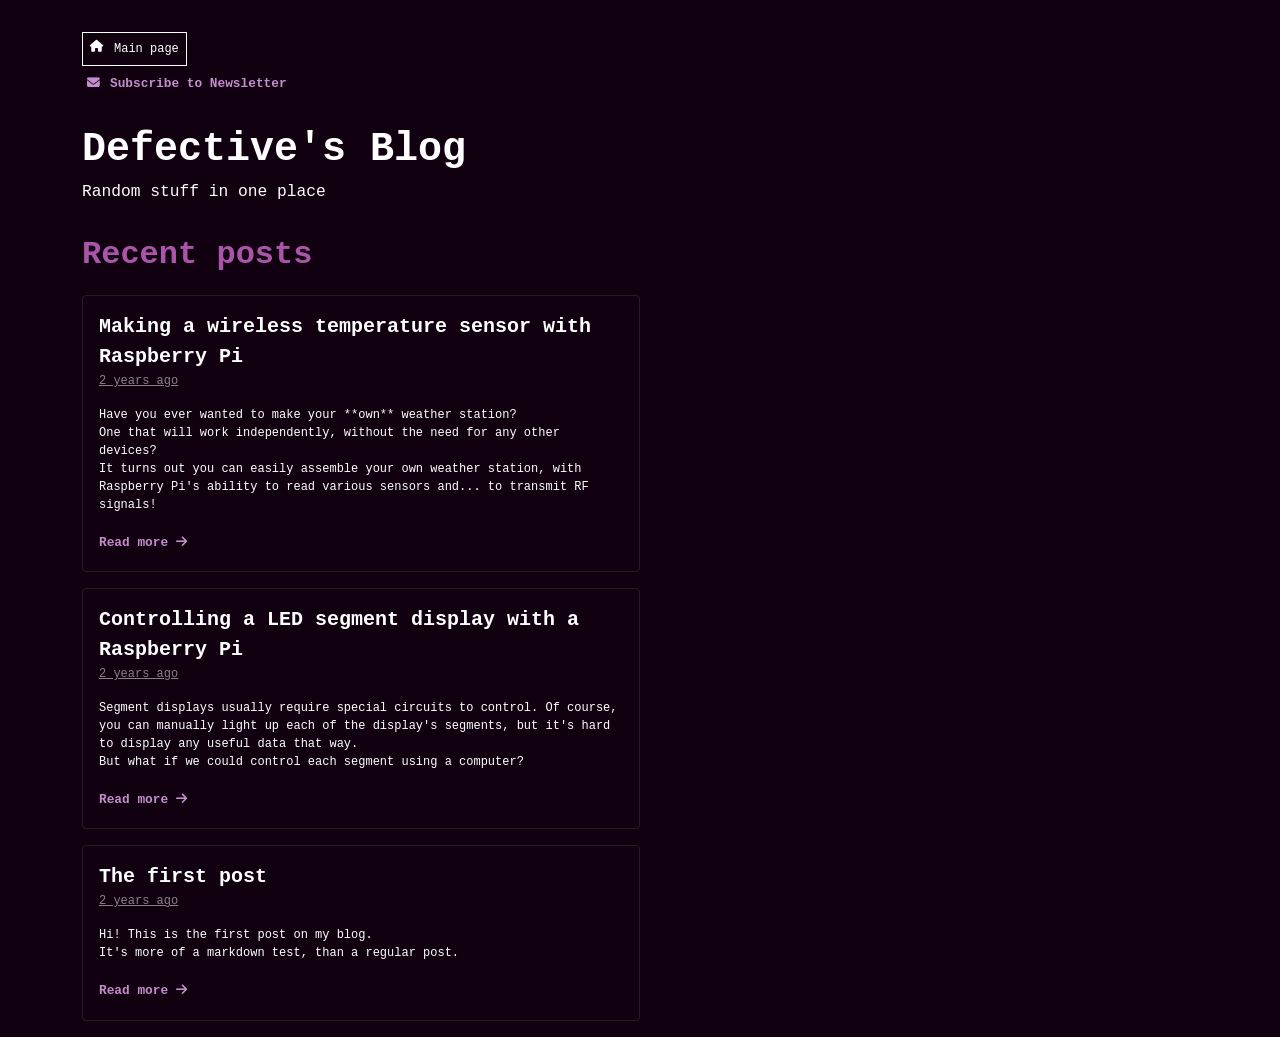
<file: blog/index.html>
<!DOCTYPE html>
<html>

<head>
    <title>Defective's Blog</title>
    <meta name="author" content="Defective4" />
    <meta name="twitter:title" content="Defective's Blog" />
    <meta name="description" content="Welcome on my blog!" />
    <meta name="twitter:description" content="Welcome on my blog!" />
    <meta name="twitter:image"
        content="https://cdn.discordapp.com/avatars/1014466568484294656/8b5e52057d59ae0c62cf91e321dd4b16.png?size=1024&format=png&width=0&height=256" />
    <meta name="keywords"
        content="defective, java, developer, commissions, plugins, minecraft, spigot, paper, bukkit, blog, sdr, radio, ham, amateur, programming, development" />
    <meta name="theme-color" content="#a070a7" />

    <meta name="viewport" content="width=device-width, initial-scale=1" />
    <meta charset="UTF-8" />
    <script src="/js/bootstrap.bundle.js"></script>
    <script src="/js/defective.js?rev=20240512"></script>
    <script src="/js/moment.min.js"></script>
    <link rel="stylesheet" href="/css/bootstrap.css">
    <link rel="stylesheet" href="/css/all.min.css">
    <link rel="stylesheet" href="/css/defective.css?rev=20240511">
    <link rel="stylesheet" href="/css/labels.css?rev=20240511">
</head>

<body>
    <!-- MODALS -->

    <div class="modal fade" id="newsletterModal" tabindex="-1" style="font-weight: 400;" data-bs-backdrop="static">
        <div class="modal-dialog">
            <div class="modal-content bg-dark">
                <div class="modal-header" style="font-size: 0.95rem; font-weight: bold;">
                    Where would you like to receive notifications?
                </div>
                <div class="modal-body" style="font-size: 0.85rem;text-align: left;">
                    <div class="accordion accordion-flush" id="newsletterAccordion">
                        <div class="accordion-item bg-dark">
                            <h2 class="accordion-header card-link">
                                <button class="accordion-button collapsed" type="button" data-bs-toggle="collapse"
                                    data-bs-target="#collapseOne"><i class="fab fa-discord"></i> Discord
                                </button>
                            </h2>
                            <div id="collapseOne" class="accordion-collapse collapse" aria-labelledby="headingOne"
                                data-bs-parent="#newsletterAccordion">
                                <div class="accordion-body">
                                    1
                                </div>
                            </div>
                        </div>
                        <div class="accordion-item bg-dark">
                            <h2 class="accordion-header card-link">
                                <button class="accordion-button collapsed" type="button" data-bs-toggle="collapse"
                                    data-bs-target="#collapseTwo">
                                    <i class="fa fa-envelope"></i>E-Mail
                                </button>
                            </h2>
                            <div id="collapseTwo" class="accordion-collapse collapse" aria-labelledby="headingTwo"
                                data-bs-parent="#newsletterAccordion">
                                <div class="accordion-body">
                                    2
                                </div>
                            </div>
                        </div>
                    </div>
                </div>
                <div class="modal-footer">
                    <a class="button github" data-bs-dismiss="modal"><i class="fa fa-close"></i>Close</a>
                </div>
            </div>
        </div>
    </div>
    <div class="container">
        <a href="/" class="button github" style="margin-top: 32px; font-size: 0.75rem;"><i class="fa fa-home"></i> Main
            page</a><br>
        <button data-bs-toggle="modal" data-bs-target="#newsletterModal" class="card-link"
            style="margin-bottom: 24px; margin-left: 0px;"><i class="fa fa-envelope"></i>Subscribe
            to
            Newsletter</button>
        <h1 style="margin: 0px;">Defective's Blog</h1>
        Random stuff in one place

        <h2 style="margin-bottom: 0px;">Recent posts</h2>
        <div class="cards" id="cards">
        </div>
        <script src="/blog/js/loader.js"></script>
    </div>

    <script src="/js/ripple.js"></script>
</body>

</html>
</file>
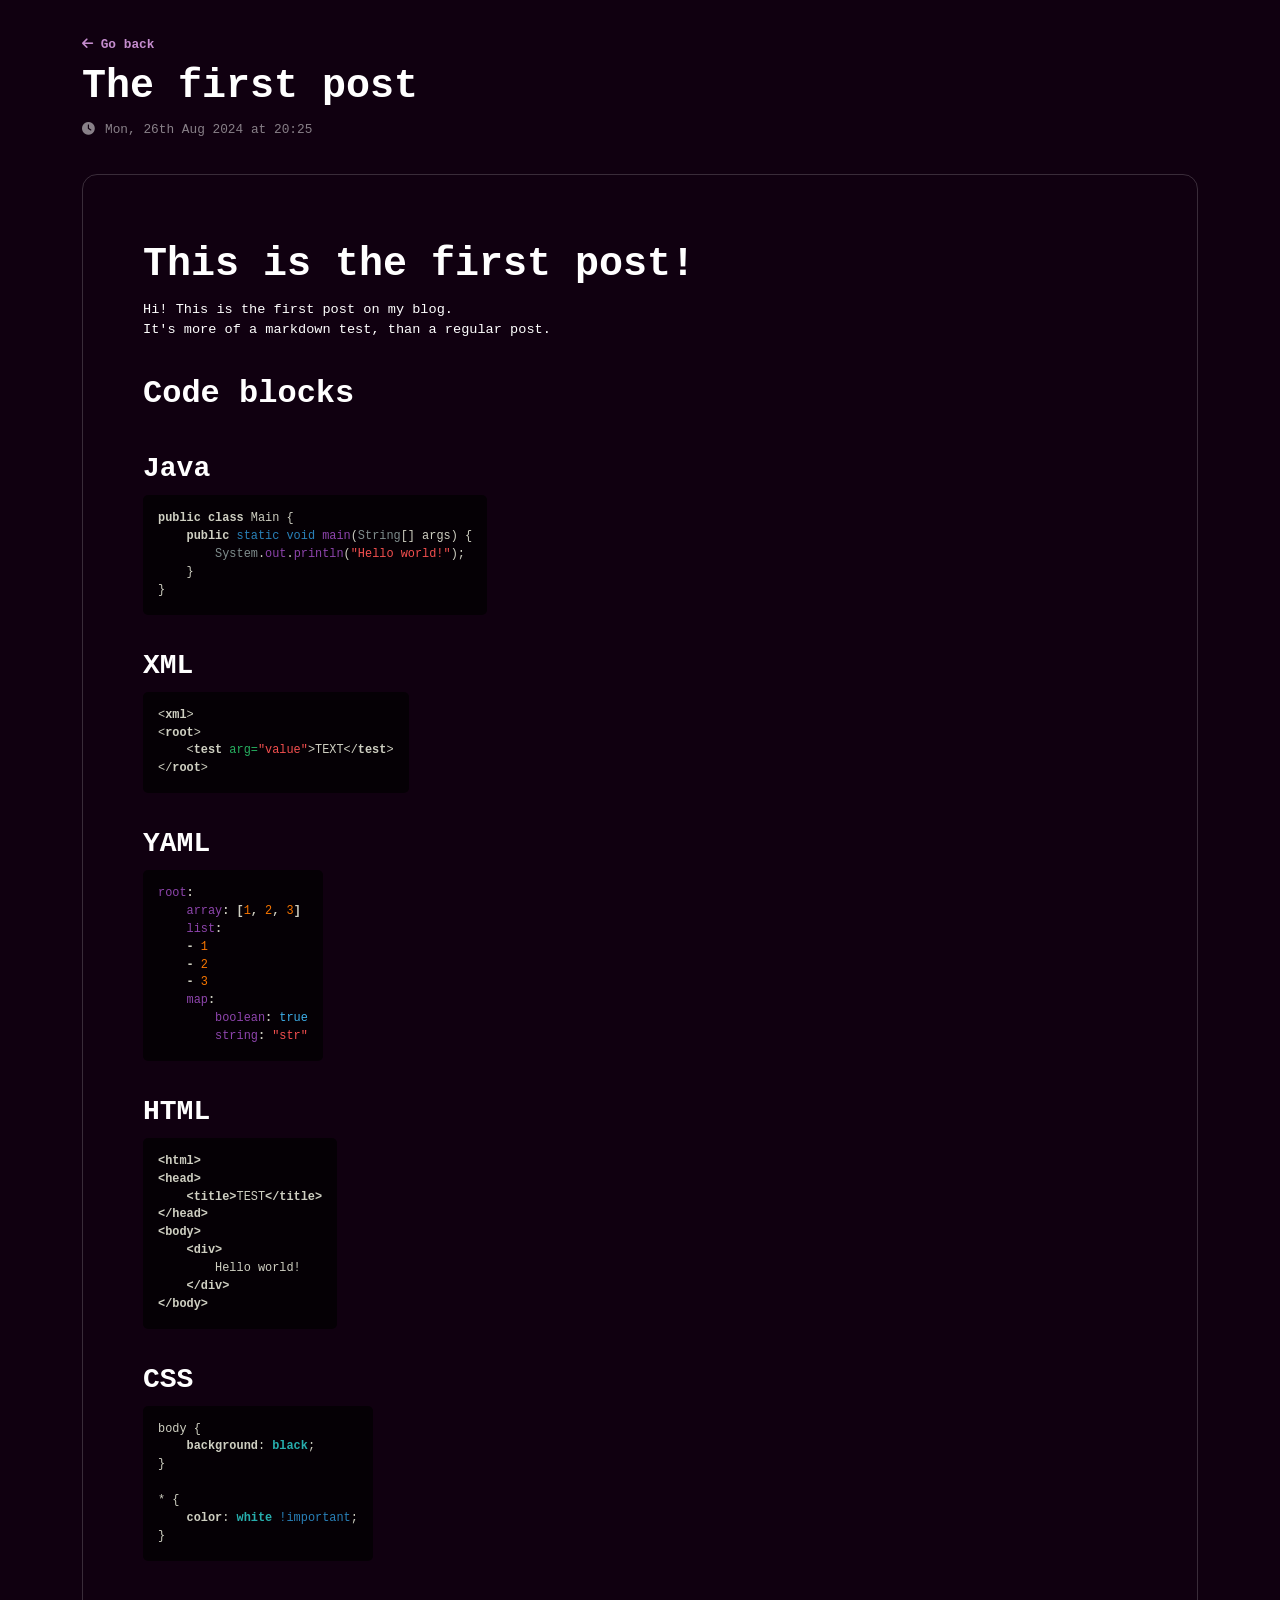
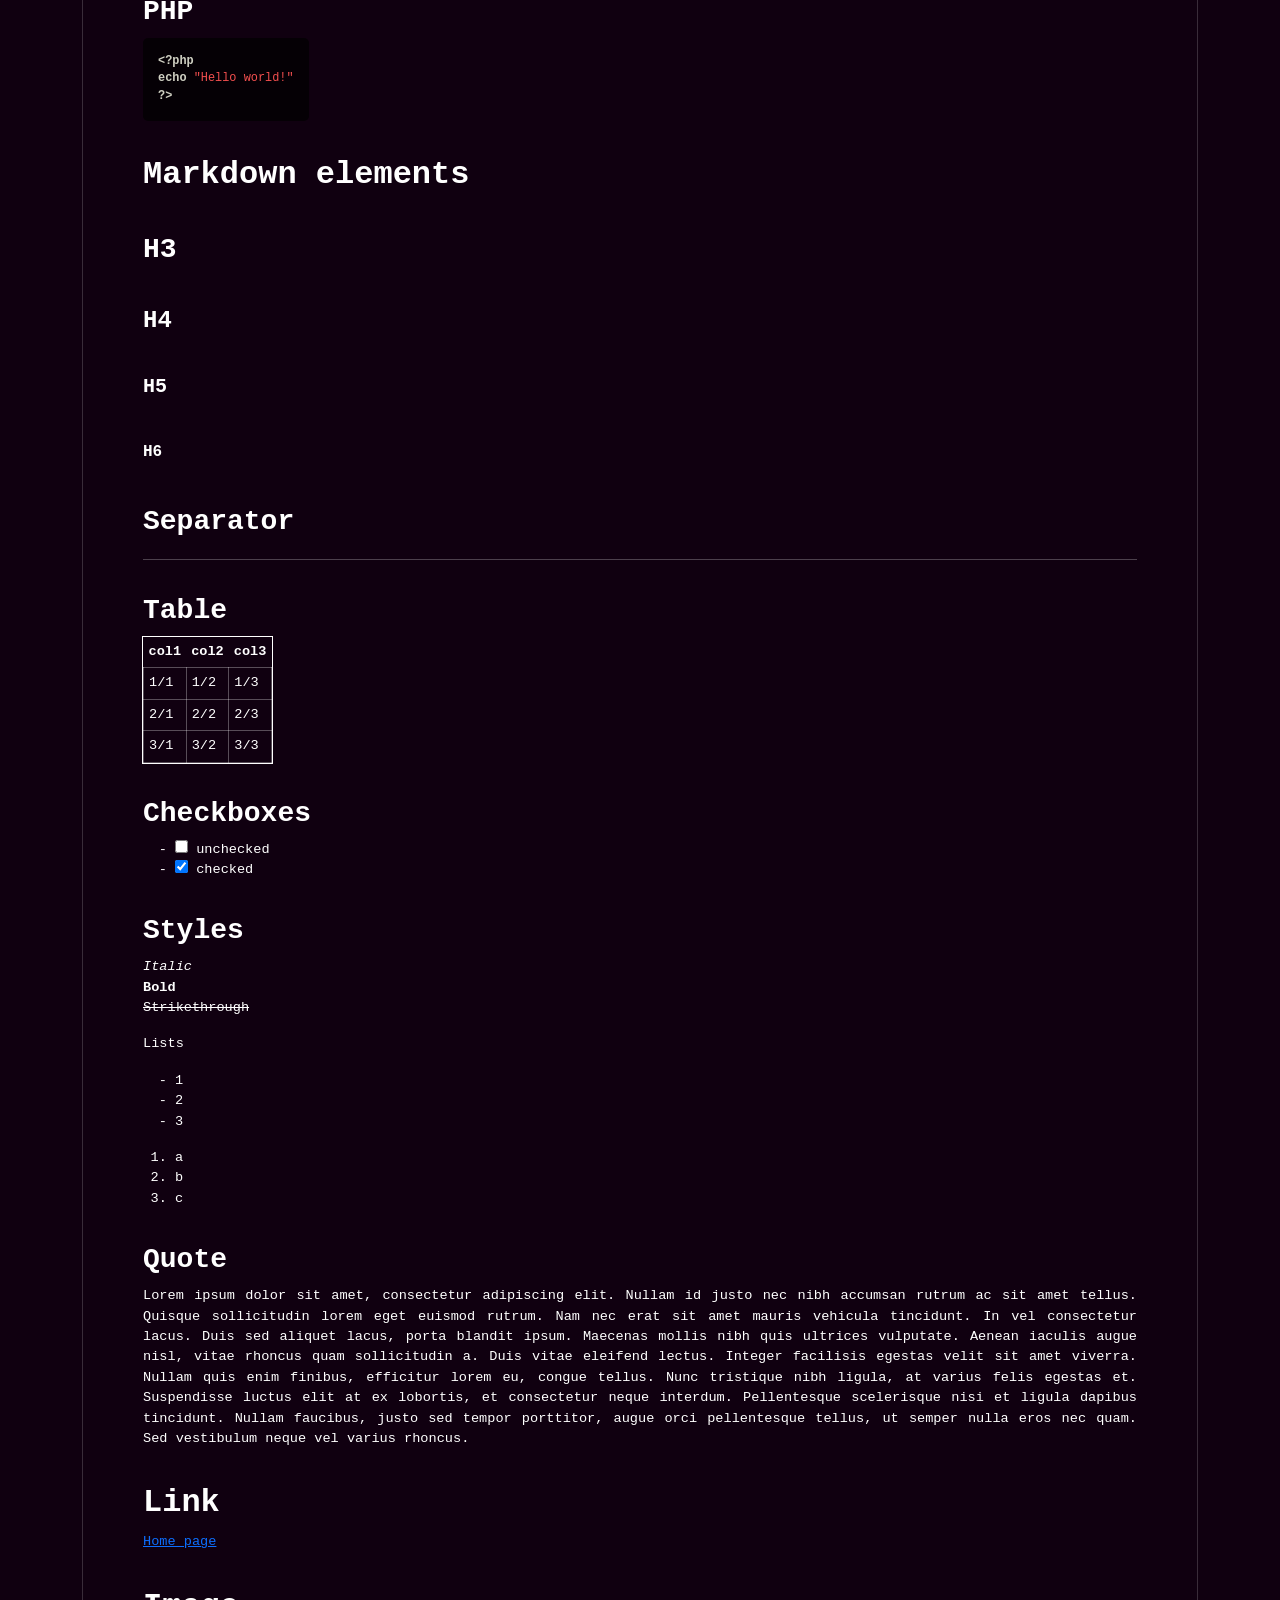
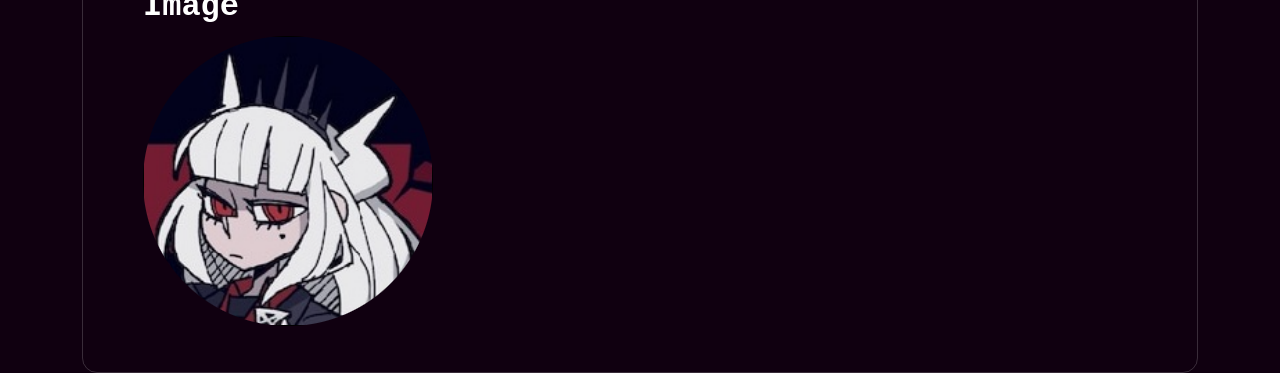
<file: blog/helloworld/index.html>
<!doctype html>
<html>
 <head>
    <meta http-equiv='content-language' content='en-us'>
  <meta name="author" content="Defective4">
  <meta name="twitter:title" content="The first post">
  <meta name="description" content="Hi! This is the first post on my blog. | It's more of a markdown test, than a regular post. ">
  <meta name="twitter:description" content="Hi! This is the first post on my blog. | It's more of a markdown test, than a regular post. ">
  <meta name="keywords" content="test,markdown,first,helloworld">
  <meta name="theme-color" content="#a070a7">
  <meta name="viewport" content="width=device-width, initial-scale=1">
  <meta charset="UTF-8">
  <title>The first post</title>
  <script src="/js/bootstrap.bundle.js"></script>
  <script src="/js/defective.js?rev=20240827"></script>
  <script src="/js/moment.min.js"></script>
  <link rel="stylesheet" href="/css/bootstrap.css">
  <link rel="stylesheet" href="/css/all.min.css">
  <link rel="stylesheet" href="/css/defective.css?rev=20240827">
  <link rel="stylesheet" href="/css/labels.css?rev=20240827">
  <link rel="stylesheet" href="/css/code.css">
  <link rel="shortcut icon" href="/img/Defective.png" type="image/png">
 </head>
 <body>
  <div class="container">
   <button href="/blog" class="card-link" style="margin-top: 32px;"><i style="margin:0px;" class="fa fa-arrow-left"></i> Go back</button>
   <h1 style="margin: 0px;">The first post</h1><span id="post-time"><i class="fa fa-clock"></i></span>
   <br>
   <div class="post-container">
    <h1 id="this-is-the-first-post">This is the first post!</h1>
    <p>Hi! This is the first post on my blog.<br>
      It's more of a markdown test, than a regular post.</p>
    <h2 id="code-blocks">Code blocks</h2>
    <h3 id="java">Java</h3>
    <div class="sourceCode" id="cb1">
     <pre class="sourceCode java"><code class="sourceCode java"><span id="cb1-1"><a href="#cb1-1" aria-hidden="true" tabindex="-1"></a><span class="kw">public</span> <span class="kw">class</span> Main <span class="op">{</span></span>
<span id="cb1-2"><a href="#cb1-2" aria-hidden="true" tabindex="-1"></a>    <span class="kw">public</span> <span class="dt">static</span> <span class="dt">void</span> <span class="fu">main</span><span class="op">(</span><span class="bu">String</span><span class="op">[]</span> args<span class="op">)</span> <span class="op">{</span></span>
<span id="cb1-3"><a href="#cb1-3" aria-hidden="true" tabindex="-1"></a>        <span class="bu">System</span><span class="op">.</span><span class="fu">out</span><span class="op">.</span><span class="fu">println</span><span class="op">(</span><span class="st">"Hello world!"</span><span class="op">);</span></span>
<span id="cb1-4"><a href="#cb1-4" aria-hidden="true" tabindex="-1"></a>    <span class="op">}</span></span>
<span id="cb1-5"><a href="#cb1-5" aria-hidden="true" tabindex="-1"></a><span class="op">}</span></span></code></pre>
    </div>
    <h3 id="xml">XML</h3>
    <div class="sourceCode" id="cb2">
     <pre class="sourceCode xml"><code class="sourceCode xml"><span id="cb2-1"><a href="#cb2-1" aria-hidden="true" tabindex="-1"></a>&lt;<span class="kw">xml</span>&gt;</span>
<span id="cb2-2"><a href="#cb2-2" aria-hidden="true" tabindex="-1"></a>&lt;<span class="kw">root</span>&gt;</span>
<span id="cb2-3"><a href="#cb2-3" aria-hidden="true" tabindex="-1"></a>    &lt;<span class="kw">test</span><span class="ot"> arg=</span><span class="st">"value"</span>&gt;TEXT&lt;/<span class="kw">test</span>&gt;</span>
<span id="cb2-4"><a href="#cb2-4" aria-hidden="true" tabindex="-1"></a>&lt;/<span class="kw">root</span>&gt;</span></code></pre>
    </div>
    <h3 id="yaml">YAML</h3>
    <div class="sourceCode" id="cb3">
     <pre class="sourceCode yaml"><code class="sourceCode yaml"><span id="cb3-1"><a href="#cb3-1" aria-hidden="true" tabindex="-1"></a><span class="fu">root</span><span class="kw">:</span></span>
<span id="cb3-2"><a href="#cb3-2" aria-hidden="true" tabindex="-1"></a><span class="at">    </span><span class="fu">array</span><span class="kw">:</span><span class="at"> </span><span class="kw">[</span><span class="dv">1</span><span class="kw">,</span><span class="at"> </span><span class="dv">2</span><span class="kw">,</span><span class="at"> </span><span class="dv">3</span><span class="kw">]</span></span>
<span id="cb3-3"><a href="#cb3-3" aria-hidden="true" tabindex="-1"></a><span class="at">    </span><span class="fu">list</span><span class="kw">:</span></span>
<span id="cb3-4"><a href="#cb3-4" aria-hidden="true" tabindex="-1"></a><span class="at">    </span><span class="kw">-</span><span class="at"> </span><span class="dv">1</span></span>
<span id="cb3-5"><a href="#cb3-5" aria-hidden="true" tabindex="-1"></a><span class="at">    </span><span class="kw">-</span><span class="at"> </span><span class="dv">2</span></span>
<span id="cb3-6"><a href="#cb3-6" aria-hidden="true" tabindex="-1"></a><span class="at">    </span><span class="kw">-</span><span class="at"> </span><span class="dv">3</span></span>
<span id="cb3-7"><a href="#cb3-7" aria-hidden="true" tabindex="-1"></a><span class="at">    </span><span class="fu">map</span><span class="kw">:</span></span>
<span id="cb3-8"><a href="#cb3-8" aria-hidden="true" tabindex="-1"></a><span class="at">        </span><span class="fu">boolean</span><span class="kw">:</span><span class="at"> </span><span class="ch">true</span></span>
<span id="cb3-9"><a href="#cb3-9" aria-hidden="true" tabindex="-1"></a><span class="at">        </span><span class="fu">string</span><span class="kw">:</span><span class="at"> </span><span class="st">"str"</span></span></code></pre>
    </div>
    <h3 id="html">HTML</h3>
    <div class="sourceCode" id="cb4">
     <pre class="sourceCode html"><code class="sourceCode html"><span id="cb4-1"><a href="#cb4-1" aria-hidden="true" tabindex="-1"></a><span class="kw">&lt;html&gt;</span></span>
<span id="cb4-2"><a href="#cb4-2" aria-hidden="true" tabindex="-1"></a><span class="kw">&lt;head&gt;</span></span>
<span id="cb4-3"><a href="#cb4-3" aria-hidden="true" tabindex="-1"></a>    <span class="kw">&lt;title&gt;</span>TEST<span class="kw">&lt;/title&gt;</span></span>
<span id="cb4-4"><a href="#cb4-4" aria-hidden="true" tabindex="-1"></a><span class="kw">&lt;/head&gt;</span></span>
<span id="cb4-5"><a href="#cb4-5" aria-hidden="true" tabindex="-1"></a><span class="kw">&lt;body&gt;</span></span>
<span id="cb4-6"><a href="#cb4-6" aria-hidden="true" tabindex="-1"></a>    <span class="kw">&lt;div&gt;</span></span>
<span id="cb4-7"><a href="#cb4-7" aria-hidden="true" tabindex="-1"></a>        Hello world!</span>
<span id="cb4-8"><a href="#cb4-8" aria-hidden="true" tabindex="-1"></a>    <span class="kw">&lt;/div&gt;</span></span>
<span id="cb4-9"><a href="#cb4-9" aria-hidden="true" tabindex="-1"></a><span class="kw">&lt;/body&gt;</span></span></code></pre>
    </div>
    <h3 id="css">CSS</h3>
    <div class="sourceCode" id="cb5">
     <pre class="sourceCode css"><code class="sourceCode css"><span id="cb5-1"><a href="#cb5-1" aria-hidden="true" tabindex="-1"></a>body {</span>
<span id="cb5-2"><a href="#cb5-2" aria-hidden="true" tabindex="-1"></a>    <span class="kw">background</span>: <span class="cn">black</span><span class="op">;</span></span>
<span id="cb5-3"><a href="#cb5-3" aria-hidden="true" tabindex="-1"></a>}</span>
<span id="cb5-4"><a href="#cb5-4" aria-hidden="true" tabindex="-1"></a></span>
<span id="cb5-5"><a href="#cb5-5" aria-hidden="true" tabindex="-1"></a><span class="op">*</span> {</span>
<span id="cb5-6"><a href="#cb5-6" aria-hidden="true" tabindex="-1"></a>    <span class="kw">color</span>: <span class="cn">white</span> <span class="at">!important</span><span class="op">;</span></span>
<span id="cb5-7"><a href="#cb5-7" aria-hidden="true" tabindex="-1"></a>}</span></code></pre>
    </div>
    <h3 id="php">PHP</h3>
    <div class="sourceCode" id="cb6">
     <pre class="sourceCode php"><code class="sourceCode php"><span id="cb6-1"><a href="#cb6-1" aria-hidden="true" tabindex="-1"></a><span class="kw">&lt;?php</span></span>
<span id="cb6-2"><a href="#cb6-2" aria-hidden="true" tabindex="-1"></a><span class="kw">echo</span> <span class="st">"Hello world!"</span></span>
<span id="cb6-3"><a href="#cb6-3" aria-hidden="true" tabindex="-1"></a><span class="kw">?&gt;</span></span></code></pre>
    </div>
    <h2 id="markdown-elements">Markdown elements</h2>
    <h3 id="h3">H3</h3>
    <h4 id="h4">H4</h4>
    <h5 id="h5">H5</h5>
    <h6 id="h6">H6</h6>
    <h3 id="separator">Separator</h3>
    <hr>
    <h3 id="table">Table</h3>
    <table>
     <thead>
      <tr class="header">
       <th>col1</th>
       <th>col2</th>
       <th>col3</th>
      </tr>
     </thead>
     <tbody>
      <tr class="odd">
       <td>1/1</td>
       <td>1/2</td>
       <td>1/3</td>
      </tr>
      <tr class="even">
       <td>2/1</td>
       <td>2/2</td>
       <td>2/3</td>
      </tr>
      <tr class="odd">
       <td>3/1</td>
       <td>3/2</td>
       <td>3/3</td>
      </tr>
     </tbody>
    </table>
    <h3 id="checkboxes">Checkboxes</h3>
    <ul class="incremental">
     <li><input type="checkbox"> unchecked</li>
     <li><input type="checkbox" checked> checked</li>
    </ul>
    <h3 id="styles">Styles</h3>
    <p><em>Italic</em><br><strong>Bold</strong><br>
     <del>Strikethrough</del></p>
    <p>Lists</p>
    <ul class="incremental">
     <li>1</li>
     <li>2</li>
     <li>3</li>
    </ul>
    <ol class="incremental" type="1">
     <li>a</li>
     <li>b</li>
     <li>c</li>
    </ol>
    <h3 id="quote">Quote</h3>
    <blockquote>
     <p>Lorem ipsum dolor sit amet, consectetur adipiscing elit. Nullam id justo nec nibh accumsan rutrum ac sit amet tellus. Quisque sollicitudin lorem eget euismod rutrum. Nam nec erat sit amet mauris vehicula tincidunt. In vel consectetur lacus. Duis sed aliquet lacus, porta blandit ipsum. Maecenas mollis nibh quis ultrices vulputate. Aenean iaculis augue nisl, vitae rhoncus quam sollicitudin a. Duis vitae eleifend lectus. Integer facilisis egestas velit sit amet viverra. Nullam quis enim finibus, efficitur lorem eu, congue tellus. Nunc tristique nibh ligula, at varius felis egestas et. Suspendisse luctus elit at ex lobortis, et consectetur neque interdum. Pellentesque scelerisque nisi et ligula dapibus tincidunt. Nullam faucibus, justo sed tempor porttitor, augue orci pellentesque tellus, ut semper nulla eros nec quam. Sed vestibulum neque vel varius rhoncus.</p>
    </blockquote>
    <h2 id="link">Link</h2>
    <p><a href="/">Home page</a></p>
    <h2 id="image">Image</h2>
    <p><img src="/img/Defective.png" alt="Icon"></p>
   </div>
  </div>
  <script src="/js/ripple.js"></script>
  <script>
        const time = "1724703918";
        const postTime = document.getElementById("post-time");
        postTime.innerHTML = postTime.innerHTML + moment.unix(time).format("ddd, Do MMM YYYY [at] HH:mm");
    </script>
 </body>
</html>
</file>
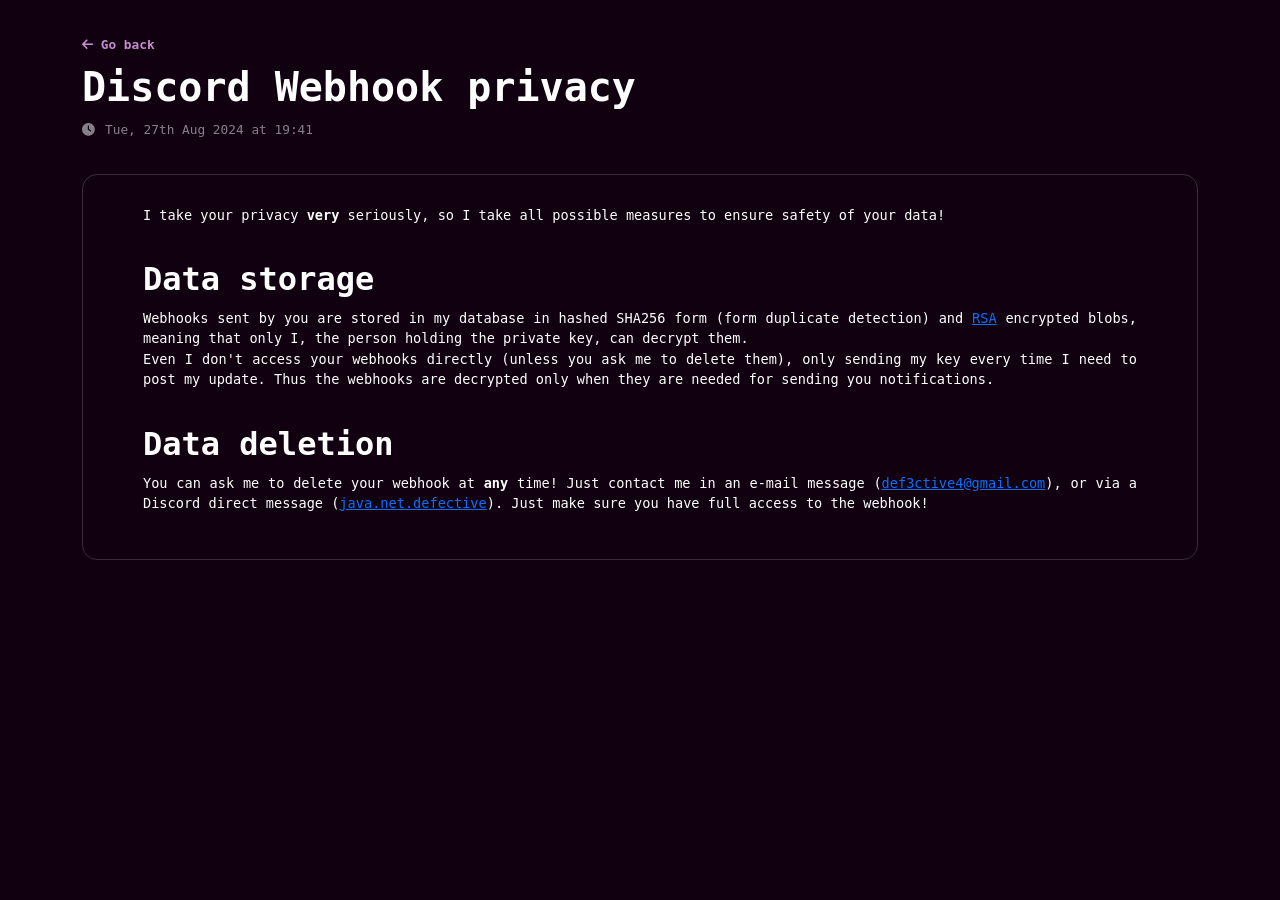
<file: blog/privacy/index.html>
<!doctype html>
<html>
 <head>
    <meta http-equiv='content-language' content='en-us'>
  <meta name="author" content="Defective4">
  <meta name="twitter:title" content="Discord Webhook privacy">
  <meta name="description" content="">
  <meta name="twitter:description" content="">
  <meta name="keywords" content="">
  <meta name="theme-color" content="#a070a7">
  <meta name="viewport" content="width=device-width, initial-scale=1">
  <meta charset="UTF-8">
  <title>Discord Webhook privacy</title>
  <script src="/js/bootstrap.bundle.js"></script>
  <script src="/js/defective.js?rev=20240827"></script>
  <script src="/js/moment.min.js"></script>
  <link rel="stylesheet" href="/css/bootstrap.css">
  <link rel="stylesheet" href="/css/all.min.css">
  <link rel="stylesheet" href="/css/defective.css?rev=20240827">
  <link rel="stylesheet" href="/css/labels.css?rev=20240827">
  <link rel="stylesheet" href="/css/code.css">
  <link rel="shortcut icon" href="/img/Defective.png" type="image/png">
 </head>
 <body>
  <div class="container">
   <button href="/blog" class="card-link" style="margin-top: 32px;"><i style="margin:0px;" class="fa fa-arrow-left"></i> Go back</button>
   <h1 style="margin: 0px;">Discord Webhook privacy</h1><span id="post-time"><i class="fa fa-clock"></i></span>
   <br>
   <div class="post-container">
    <p>I take your privacy <strong>very</strong> seriously, so I take all possible measures to ensure safety of your data!</p>
    <h2 id="data-storage">Data storage</h2>
    <p>Webhooks sent by you are stored in my database in hashed SHA256 form (form duplicate detection) and <a href="https://en.wikipedia.org/wiki/RSA_(cryptosystem)">RSA</a> encrypted blobs, meaning that only I, the person holding the private key, can decrypt them.<br>
      Even I don't access your webhooks directly (unless you ask me to delete them), only sending my key every time I need to post my update. Thus the webhooks are decrypted only when they are needed for sending you notifications.</p>
    <h2 id="data-deletion">Data deletion</h2>
    <p>You can ask me to delete your webhook at <strong>any</strong> time! Just contact me in an e-mail message (<a href="mailto:def3ctive4@gmail.com"></a><a href="mailto:def3ctive4@gmail.com">def3ctive4@gmail.com</a>), or via a Discord direct message (<a href="1014466568484294656">java.net.defective</a>). Just make sure you have full access to the webhook!</p>
   </div>
  </div>
  <script src="/js/ripple.js"></script>
  <script>
        const time = "1724787676";
        const postTime = document.getElementById("post-time");
        postTime.innerHTML = postTime.innerHTML + moment.unix(time).format("ddd, Do MMM YYYY [at] HH:mm");
    </script>
 </body>
</html>
</file>
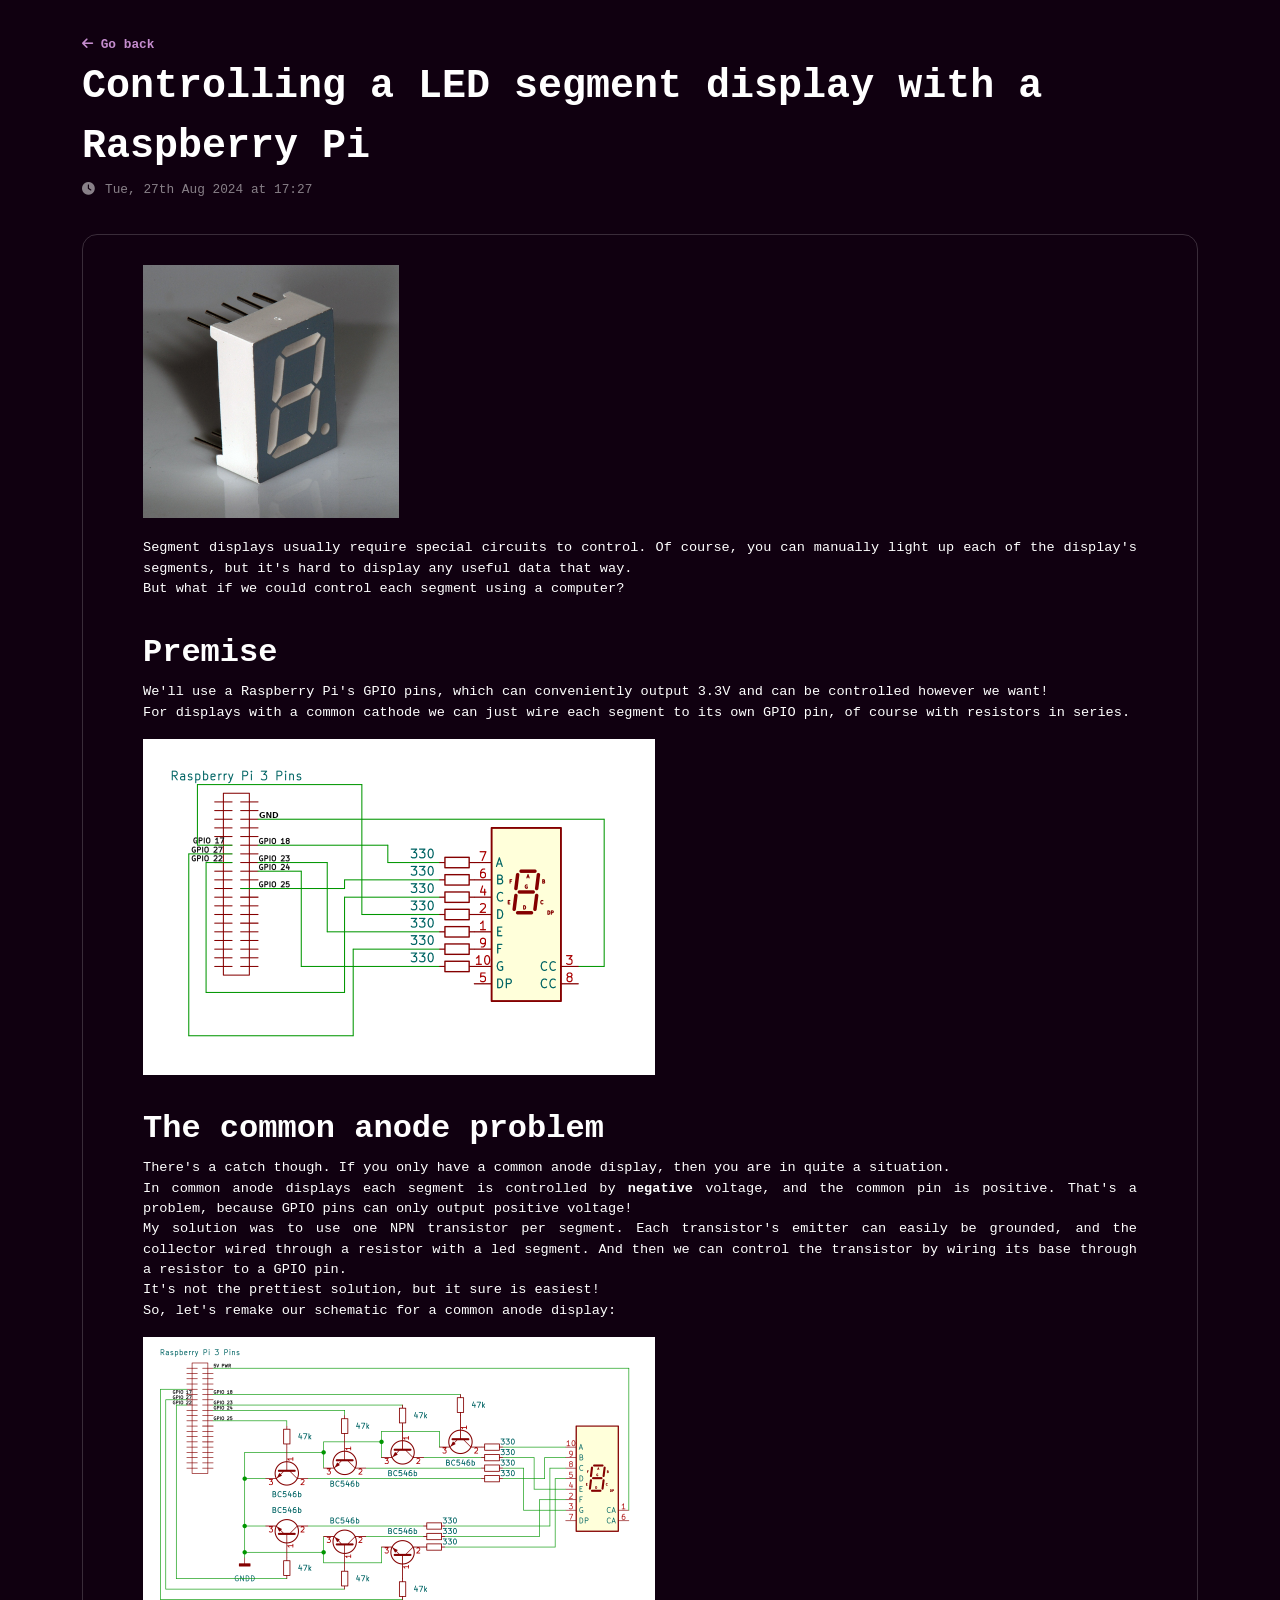
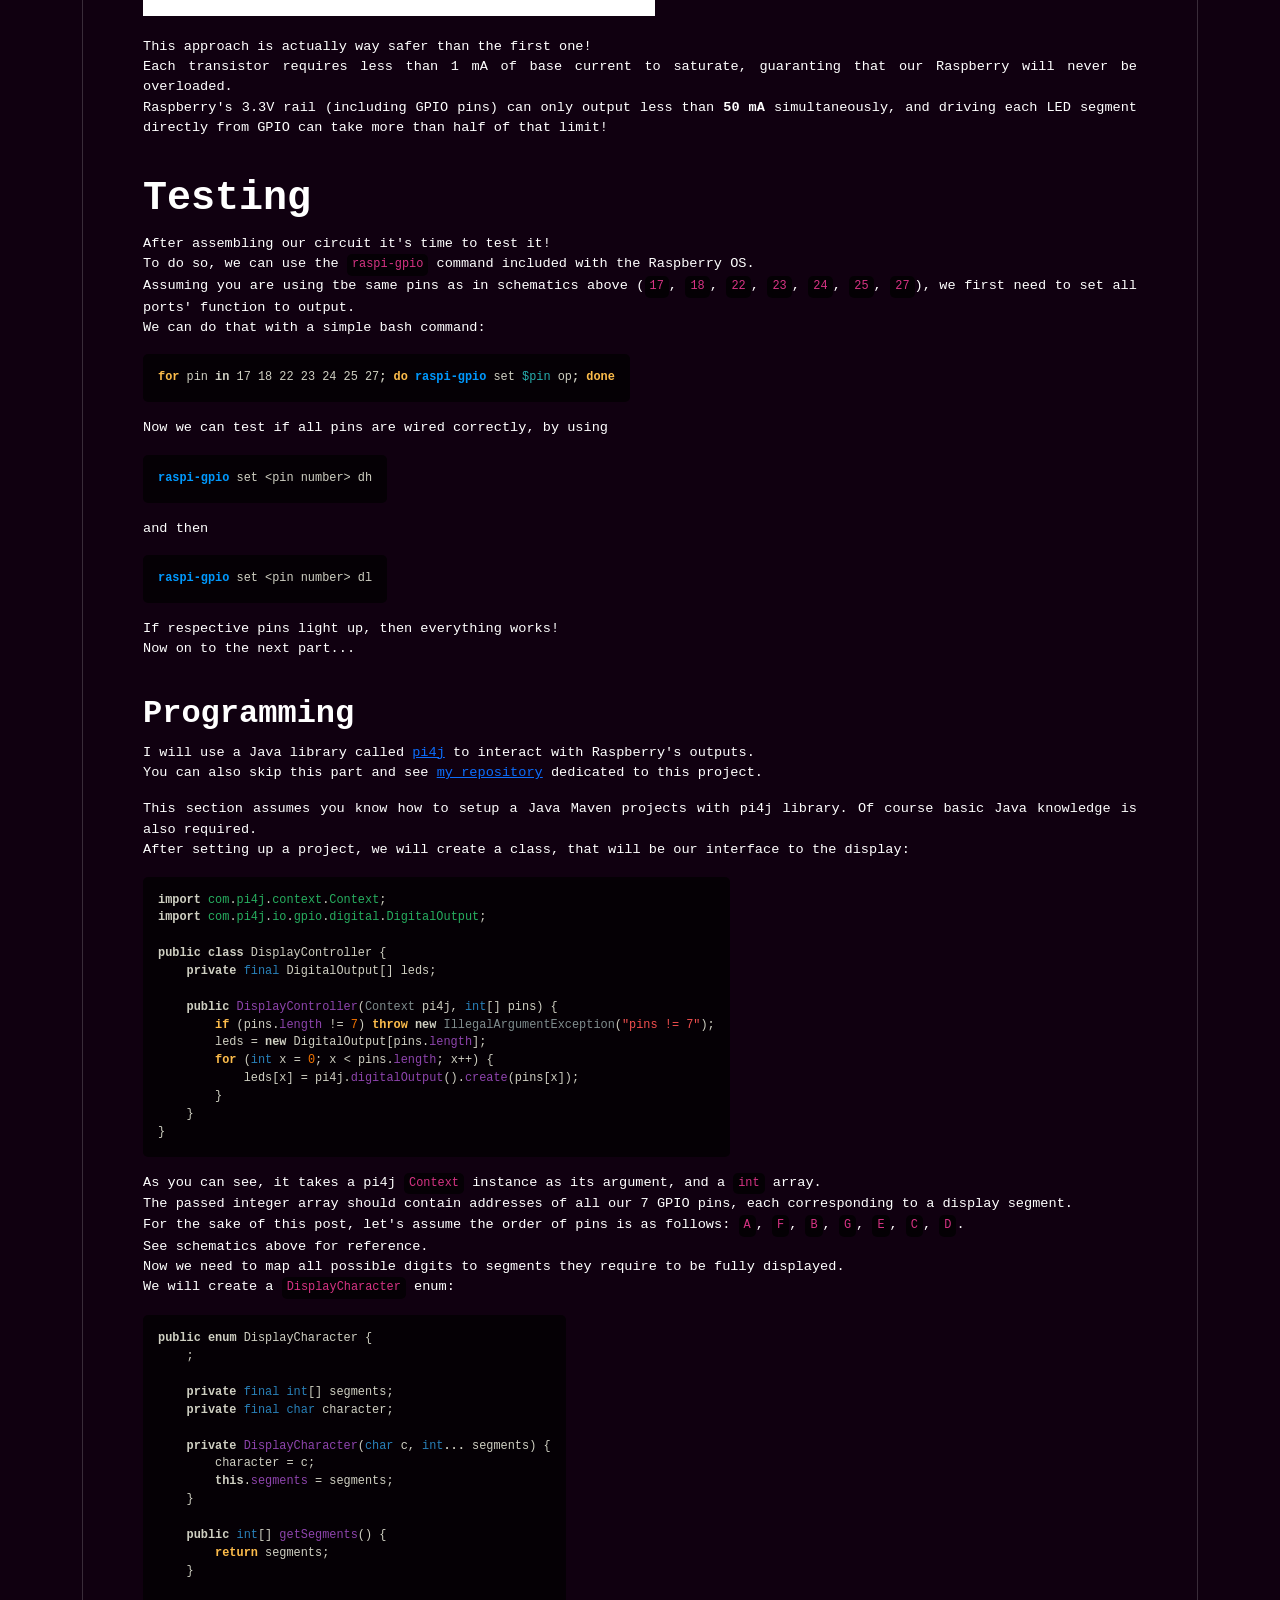
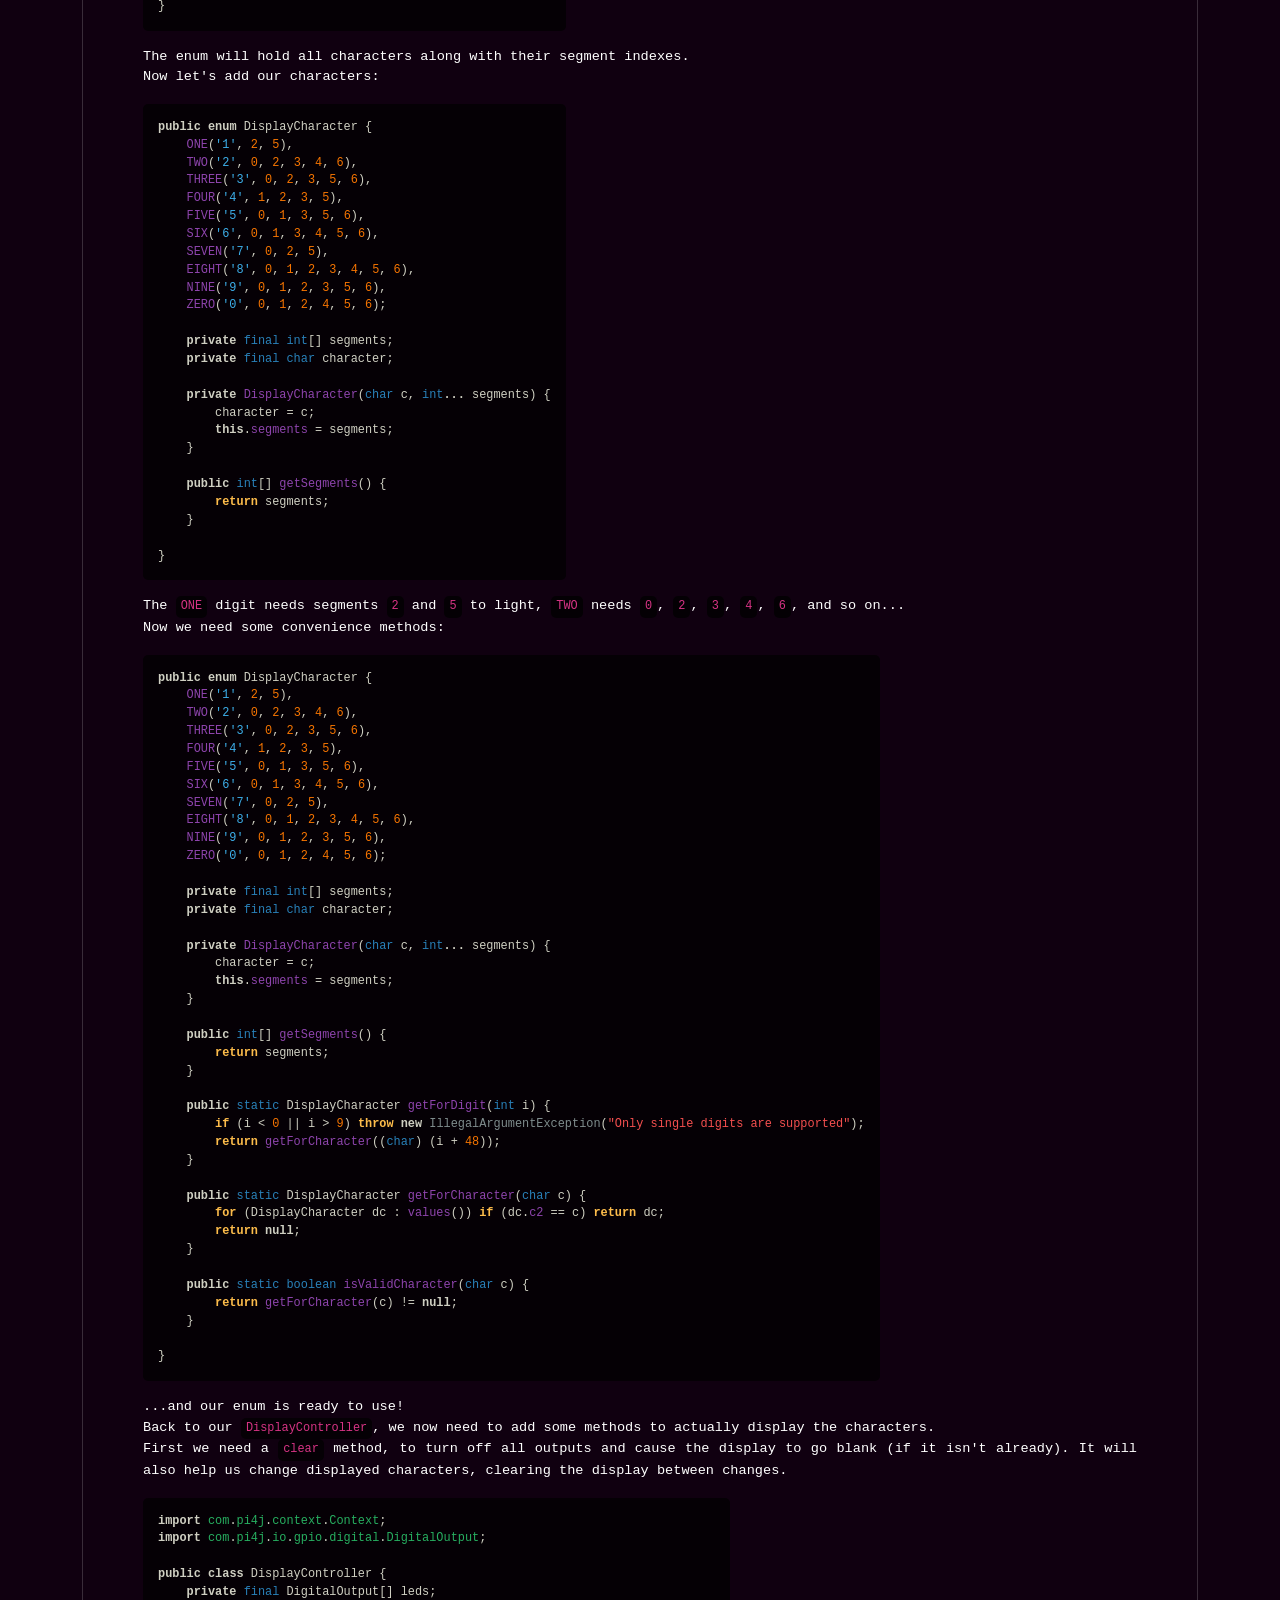
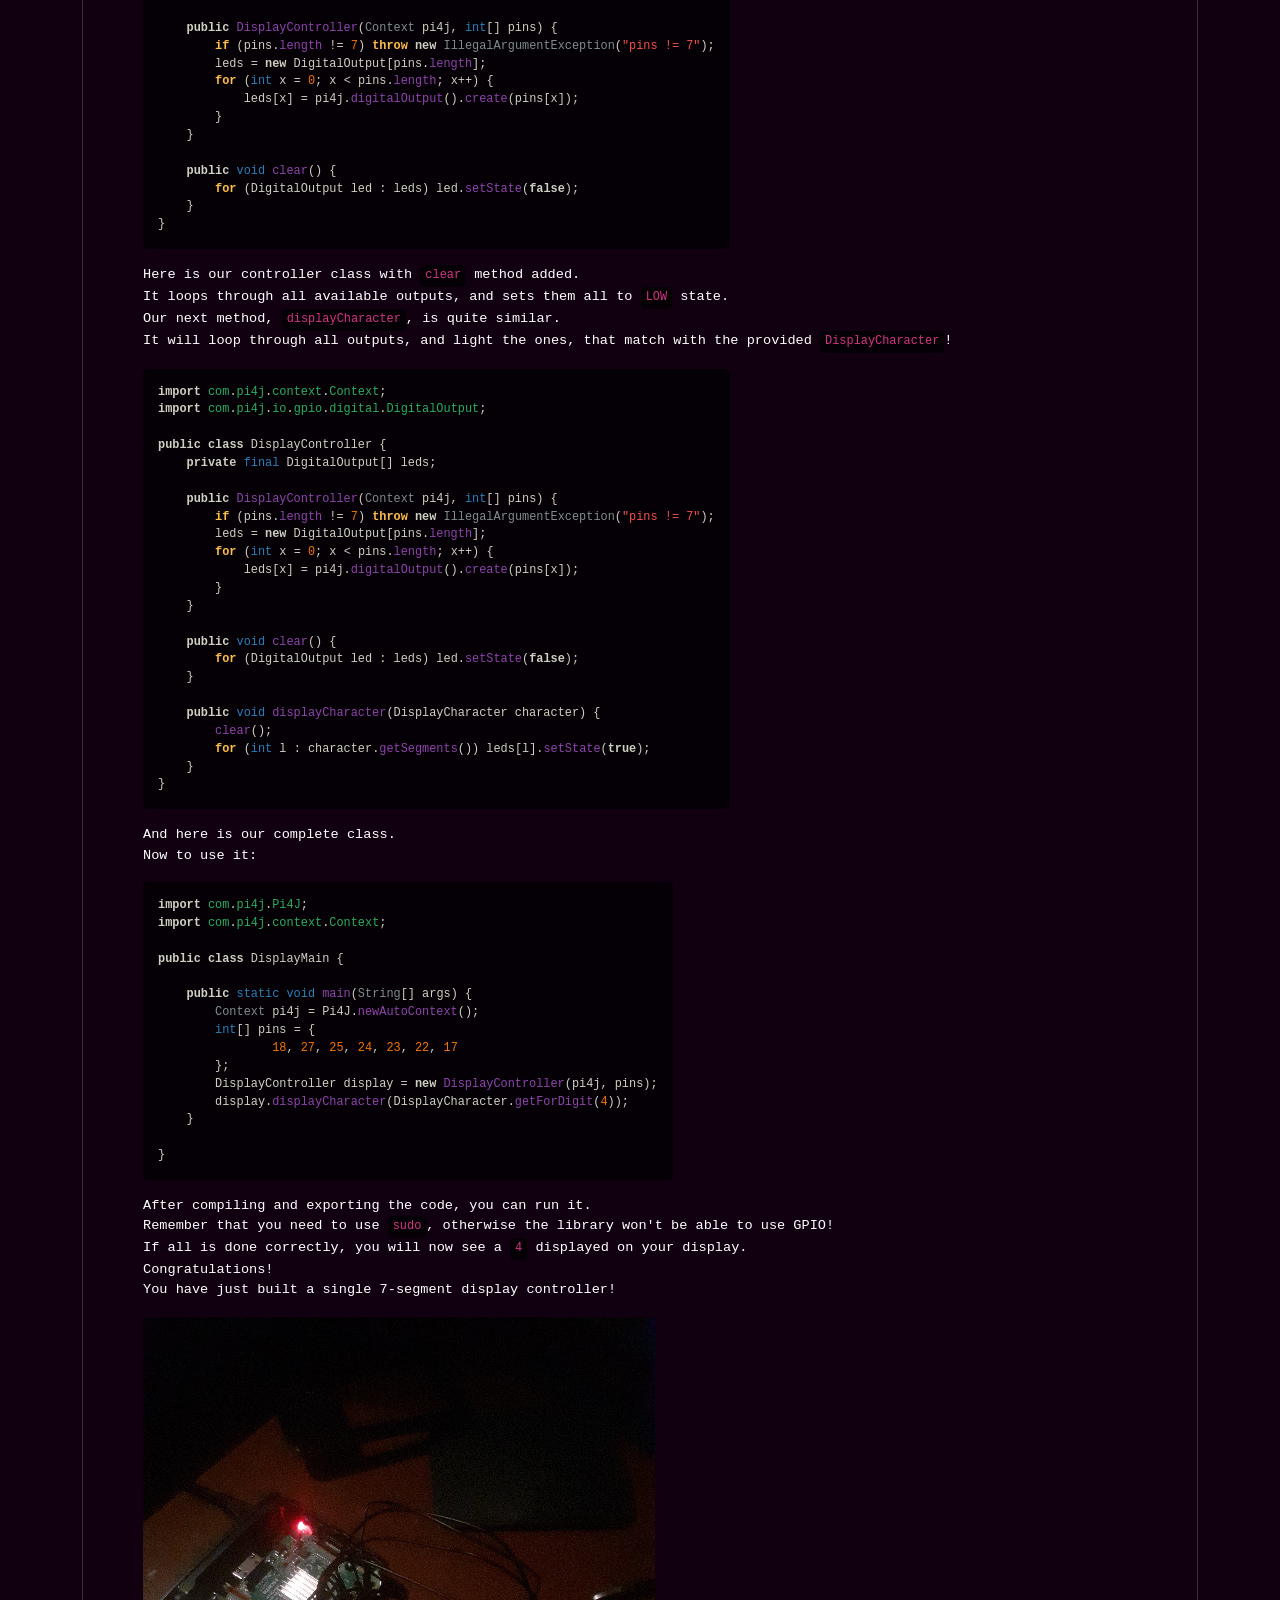
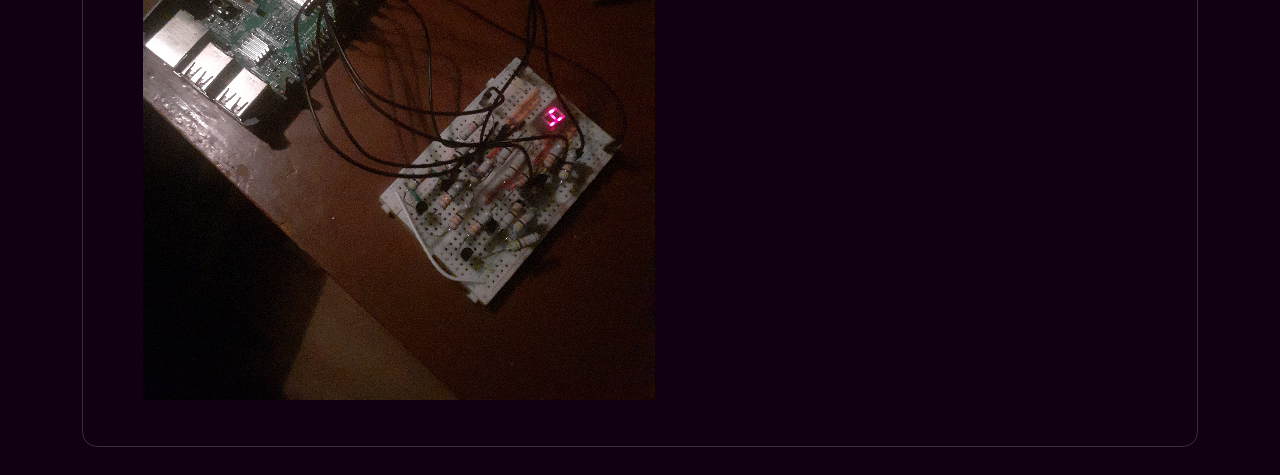
<file: blog/rpi-display-controller/index.html>
<!doctype html>
<html>
 <head>
    <meta http-equiv='content-language' content='en-us'>
  <meta name="author" content="Defective4">
  <meta name="twitter:title" content="Controlling a LED segment display with a Raspberry Pi">
  <meta name="description" content="Segment displays usually require special circuits to control. Of course, you can manually light up each of the display's segments, but it's hard to display any useful data that way.">
  <meta name="twitter:description" content="Segment displays usually require special circuits to control. Of course, you can manually light up each of the display's segments, but it's hard to display any useful data that way.">
  <meta name="keywords" content="raspberry,pi,led,display,controller,java,pi4j,gpio">
  <meta name="theme-color" content="#a070a7">
  <meta name="viewport" content="width=device-width, initial-scale=1">
  <meta charset="UTF-8">
  <title>Controlling a LED segment display with a Raspberry Pi</title>
  <script src="/js/bootstrap.bundle.js"></script>
  <script src="/js/defective.js?rev=20240827"></script>
  <script src="/js/moment.min.js"></script>
  <link rel="stylesheet" href="/css/bootstrap.css">
  <link rel="stylesheet" href="/css/all.min.css">
  <link rel="stylesheet" href="/css/defective.css?rev=20240827">
  <link rel="stylesheet" href="/css/labels.css?rev=20240827">
  <link rel="stylesheet" href="/css/code.css">
  <link rel="shortcut icon" href="/img/Defective.png" type="image/png">
 </head>
 <body>
  <div class="container">
   <button href="/blog" class="card-link" style="margin-top: 32px;"><i style="margin:0px;" class="fa fa-arrow-left"></i> Go back</button>
   <h1 style="margin: 0px;">Controlling a LED segment display with a Raspberry Pi</h1><span id="post-time"><i class="fa fa-clock"></i></span>
   <br>
   <div class="post-container">
    <p><img src="img/30mRaspiAmpLP.jpg" width="256/"><br>
        <br>
      Segment displays usually require special circuits to control. Of course, you can manually light up each of the display's segments, but it's hard to display any useful data that way.<br>
      But what if we could control each segment using a computer?</p>
    <h2 id="premise">Premise</h2>
    <p>We'll use a Raspberry Pi's GPIO pins, which can conveniently output 3.3V and can be controlled however we want!<br>
      For displays with a common cathode we can just wire each segment to its own GPIO pin, of course with resistors in series.</p><img src="/blog/rpi-display-controller/img/schem1.png" width="512">
    <h2 id="the-common-anode-problem">The common anode problem</h2>
    <p>There's a catch though. If you only have a common anode display, then you are in quite a situation.<br>
      In common anode displays each segment is controlled by <strong>negative</strong> voltage, and the common pin is positive. That's a problem, because GPIO pins can only output positive voltage!<br>
      My solution was to use one NPN transistor per segment. Each transistor's emitter can easily be grounded, and the collector wired through a resistor with a led segment. And then we can control the transistor by wiring its base through a resistor to a GPIO pin.<br>
      It's not the prettiest solution, but it sure is easiest!<br>
      So, let's remake our schematic for a common anode display:</p><img src="img/schem2.png" width="512"><br>
      <br>
    <p>This approach is actually way safer than the first one!<br>
      Each transistor requires less than 1 mA of base current to saturate, guaranting that our Raspberry will never be overloaded.<br>
      Raspberry's 3.3V rail (including GPIO pins) can only output less than <strong>50 mA</strong> simultaneously, and driving each LED segment directly from GPIO can take more than half of that limit!</p>
    <h1 id="testing">Testing</h1>
    <p>After assembling our circuit it's time to test it!<br>
      To do so, we can use the <code>raspi-gpio</code> command included with the Raspberry OS.<br>
      Assuming you are using tbe same pins as in schematics above (<code>17</code>, <code>18</code>, <code>22</code>, <code>23</code>, <code>24</code>, <code>25</code>, <code>27</code>), we first need to set all ports' function to output.<br>
      We can do that with a simple bash command:</p>
    <div class="sourceCode" id="cb1">
     <pre class="sourceCode bash"><code class="sourceCode bash"><span id="cb1-1"><a href="#cb1-1" aria-hidden="true" tabindex="-1"></a><span class="cf">for</span> pin <span class="kw">in</span> 17 18 22 23 24 25 27<span class="kw">;</span> <span class="cf">do</span> <span class="ex">raspi-gpio</span> set <span class="va">$pin</span> op<span class="kw">;</span> <span class="cf">done</span></span></code></pre>
    </div>
    <p>Now we can test if all pins are wired correctly, by using</p>
    <div class="sourceCode" id="cb2">
     <pre class="sourceCode bash"><code class="sourceCode bash"><span id="cb2-1"><a href="#cb2-1" aria-hidden="true" tabindex="-1"></a><span class="ex">raspi-gpio</span> set <span class="op">&lt;</span>pin number<span class="op">&gt;</span> dh</span></code></pre>
    </div>
    <p>and then</p>
    <div class="sourceCode" id="cb3">
     <pre class="sourceCode bash"><code class="sourceCode bash"><span id="cb3-1"><a href="#cb3-1" aria-hidden="true" tabindex="-1"></a><span class="ex">raspi-gpio</span> set <span class="op">&lt;</span>pin number<span class="op">&gt;</span> dl</span></code></pre>
    </div>
    <p>If respective pins light up, then everything works!<br>
      Now on to the next part...</p>
    <h2 id="programming">Programming</h2>
    <p>I will use a Java library called <a href="https://www.pi4j.com/">pi4j</a> to interact with Raspberry's outputs.<br>
      You can also skip this part and see <a href="https://github.com/Defective4/rpi-display-controller">my repository</a> dedicated to this project.</p>
    <p>This section assumes you know how to setup a Java Maven projects with pi4j library. Of course basic Java knowledge is also required.<br>
      After setting up a project, we will create a class, that will be our interface to the display:</p>
    <div class="sourceCode" id="cb4">
     <pre class="sourceCode java"><code class="sourceCode java"><span id="cb4-1"><a href="#cb4-1" aria-hidden="true" tabindex="-1"></a><span class="kw">import</span> <span class="im">com</span><span class="op">.</span><span class="im">pi4j</span><span class="op">.</span><span class="im">context</span><span class="op">.</span><span class="im">Context</span><span class="op">;</span></span>
<span id="cb4-2"><a href="#cb4-2" aria-hidden="true" tabindex="-1"></a><span class="kw">import</span> <span class="im">com</span><span class="op">.</span><span class="im">pi4j</span><span class="op">.</span><span class="im">io</span><span class="op">.</span><span class="im">gpio</span><span class="op">.</span><span class="im">digital</span><span class="op">.</span><span class="im">DigitalOutput</span><span class="op">;</span></span>
<span id="cb4-3"><a href="#cb4-3" aria-hidden="true" tabindex="-1"></a></span>
<span id="cb4-4"><a href="#cb4-4" aria-hidden="true" tabindex="-1"></a><span class="kw">public</span> <span class="kw">class</span> DisplayController <span class="op">{</span></span>
<span id="cb4-5"><a href="#cb4-5" aria-hidden="true" tabindex="-1"></a>    <span class="kw">private</span> <span class="dt">final</span> DigitalOutput<span class="op">[]</span> leds<span class="op">;</span></span>
<span id="cb4-6"><a href="#cb4-6" aria-hidden="true" tabindex="-1"></a></span>
<span id="cb4-7"><a href="#cb4-7" aria-hidden="true" tabindex="-1"></a>    <span class="kw">public</span> <span class="fu">DisplayController</span><span class="op">(</span><span class="bu">Context</span> pi4j<span class="op">,</span> <span class="dt">int</span><span class="op">[]</span> pins<span class="op">)</span> <span class="op">{</span></span>
<span id="cb4-8"><a href="#cb4-8" aria-hidden="true" tabindex="-1"></a>        <span class="cf">if</span> <span class="op">(</span>pins<span class="op">.</span><span class="fu">length</span> <span class="op">!=</span> <span class="dv">7</span><span class="op">)</span> <span class="cf">throw</span> <span class="kw">new</span> <span class="bu">IllegalArgumentException</span><span class="op">(</span><span class="st">"pins != 7"</span><span class="op">);</span></span>
<span id="cb4-9"><a href="#cb4-9" aria-hidden="true" tabindex="-1"></a>        leds <span class="op">=</span> <span class="kw">new</span> DigitalOutput<span class="op">[</span>pins<span class="op">.</span><span class="fu">length</span><span class="op">];</span></span>
<span id="cb4-10"><a href="#cb4-10" aria-hidden="true" tabindex="-1"></a>        <span class="cf">for</span> <span class="op">(</span><span class="dt">int</span> x <span class="op">=</span> <span class="dv">0</span><span class="op">;</span> x <span class="op">&lt;</span> pins<span class="op">.</span><span class="fu">length</span><span class="op">;</span> x<span class="op">++)</span> <span class="op">{</span></span>
<span id="cb4-11"><a href="#cb4-11" aria-hidden="true" tabindex="-1"></a>            leds<span class="op">[</span>x<span class="op">]</span> <span class="op">=</span> pi4j<span class="op">.</span><span class="fu">digitalOutput</span><span class="op">().</span><span class="fu">create</span><span class="op">(</span>pins<span class="op">[</span>x<span class="op">]);</span></span>
<span id="cb4-12"><a href="#cb4-12" aria-hidden="true" tabindex="-1"></a>        <span class="op">}</span></span>
<span id="cb4-13"><a href="#cb4-13" aria-hidden="true" tabindex="-1"></a>    <span class="op">}</span></span>
<span id="cb4-14"><a href="#cb4-14" aria-hidden="true" tabindex="-1"></a><span class="op">}</span></span></code></pre>
    </div>
    <p>As you can see, it takes a pi4j <code>Context</code> instance as its argument, and a <code>int</code> array.<br>
      The passed integer array should contain addresses of all our 7 GPIO pins, each corresponding to a display segment.<br>
      For the sake of this post, let's assume the order of pins is as follows: <code>A</code>, <code>F</code>, <code>B</code>, <code>G</code>, <code>E</code>, <code>C</code>, <code>D</code>.<br>
      See schematics above for reference.<br>
      Now we need to map all possible digits to segments they require to be fully displayed.<br>
      We will create a <code>DisplayCharacter</code> enum:</p>
    <div class="sourceCode" id="cb5">
     <pre class="sourceCode java"><code class="sourceCode java"><span id="cb5-1"><a href="#cb5-1" aria-hidden="true" tabindex="-1"></a><span class="kw">public</span> <span class="kw">enum</span> DisplayCharacter <span class="op">{</span></span>
<span id="cb5-2"><a href="#cb5-2" aria-hidden="true" tabindex="-1"></a>    <span class="op">;</span></span>
<span id="cb5-3"><a href="#cb5-3" aria-hidden="true" tabindex="-1"></a></span>
<span id="cb5-4"><a href="#cb5-4" aria-hidden="true" tabindex="-1"></a>    <span class="kw">private</span> <span class="dt">final</span> <span class="dt">int</span><span class="op">[]</span> segments<span class="op">;</span></span>
<span id="cb5-5"><a href="#cb5-5" aria-hidden="true" tabindex="-1"></a>    <span class="kw">private</span> <span class="dt">final</span> <span class="dt">char</span> character<span class="op">;</span></span>
<span id="cb5-6"><a href="#cb5-6" aria-hidden="true" tabindex="-1"></a></span>
<span id="cb5-7"><a href="#cb5-7" aria-hidden="true" tabindex="-1"></a>    <span class="kw">private</span> <span class="fu">DisplayCharacter</span><span class="op">(</span><span class="dt">char</span> c<span class="op">,</span> <span class="dt">int</span><span class="kw">...</span> segments<span class="op">)</span> <span class="op">{</span></span>
<span id="cb5-8"><a href="#cb5-8" aria-hidden="true" tabindex="-1"></a>        character <span class="op">=</span> c<span class="op">;</span></span>
<span id="cb5-9"><a href="#cb5-9" aria-hidden="true" tabindex="-1"></a>        <span class="kw">this</span><span class="op">.</span><span class="fu">segments</span> <span class="op">=</span> segments<span class="op">;</span></span>
<span id="cb5-10"><a href="#cb5-10" aria-hidden="true" tabindex="-1"></a>    <span class="op">}</span></span>
<span id="cb5-11"><a href="#cb5-11" aria-hidden="true" tabindex="-1"></a></span>
<span id="cb5-12"><a href="#cb5-12" aria-hidden="true" tabindex="-1"></a>    <span class="kw">public</span> <span class="dt">int</span><span class="op">[]</span> <span class="fu">getSegments</span><span class="op">()</span> <span class="op">{</span></span>
<span id="cb5-13"><a href="#cb5-13" aria-hidden="true" tabindex="-1"></a>        <span class="cf">return</span> segments<span class="op">;</span></span>
<span id="cb5-14"><a href="#cb5-14" aria-hidden="true" tabindex="-1"></a>    <span class="op">}</span></span>
<span id="cb5-15"><a href="#cb5-15" aria-hidden="true" tabindex="-1"></a></span>
<span id="cb5-16"><a href="#cb5-16" aria-hidden="true" tabindex="-1"></a><span class="op">}</span></span></code></pre>
    </div>
    <p>The enum will hold all characters along with their segment indexes.<br>
      Now let's add our characters:</p>
    <div class="sourceCode" id="cb6">
     <pre class="sourceCode java"><code class="sourceCode java"><span id="cb6-1"><a href="#cb6-1" aria-hidden="true" tabindex="-1"></a><span class="kw">public</span> <span class="kw">enum</span> DisplayCharacter <span class="op">{</span></span>
<span id="cb6-2"><a href="#cb6-2" aria-hidden="true" tabindex="-1"></a>    <span class="fu">ONE</span><span class="op">(</span><span class="ch">'1'</span><span class="op">,</span> <span class="dv">2</span><span class="op">,</span> <span class="dv">5</span><span class="op">),</span></span>
<span id="cb6-3"><a href="#cb6-3" aria-hidden="true" tabindex="-1"></a>    <span class="fu">TWO</span><span class="op">(</span><span class="ch">'2'</span><span class="op">,</span> <span class="dv">0</span><span class="op">,</span> <span class="dv">2</span><span class="op">,</span> <span class="dv">3</span><span class="op">,</span> <span class="dv">4</span><span class="op">,</span> <span class="dv">6</span><span class="op">),</span></span>
<span id="cb6-4"><a href="#cb6-4" aria-hidden="true" tabindex="-1"></a>    <span class="fu">THREE</span><span class="op">(</span><span class="ch">'3'</span><span class="op">,</span> <span class="dv">0</span><span class="op">,</span> <span class="dv">2</span><span class="op">,</span> <span class="dv">3</span><span class="op">,</span> <span class="dv">5</span><span class="op">,</span> <span class="dv">6</span><span class="op">),</span></span>
<span id="cb6-5"><a href="#cb6-5" aria-hidden="true" tabindex="-1"></a>    <span class="fu">FOUR</span><span class="op">(</span><span class="ch">'4'</span><span class="op">,</span> <span class="dv">1</span><span class="op">,</span> <span class="dv">2</span><span class="op">,</span> <span class="dv">3</span><span class="op">,</span> <span class="dv">5</span><span class="op">),</span></span>
<span id="cb6-6"><a href="#cb6-6" aria-hidden="true" tabindex="-1"></a>    <span class="fu">FIVE</span><span class="op">(</span><span class="ch">'5'</span><span class="op">,</span> <span class="dv">0</span><span class="op">,</span> <span class="dv">1</span><span class="op">,</span> <span class="dv">3</span><span class="op">,</span> <span class="dv">5</span><span class="op">,</span> <span class="dv">6</span><span class="op">),</span></span>
<span id="cb6-7"><a href="#cb6-7" aria-hidden="true" tabindex="-1"></a>    <span class="fu">SIX</span><span class="op">(</span><span class="ch">'6'</span><span class="op">,</span> <span class="dv">0</span><span class="op">,</span> <span class="dv">1</span><span class="op">,</span> <span class="dv">3</span><span class="op">,</span> <span class="dv">4</span><span class="op">,</span> <span class="dv">5</span><span class="op">,</span> <span class="dv">6</span><span class="op">),</span></span>
<span id="cb6-8"><a href="#cb6-8" aria-hidden="true" tabindex="-1"></a>    <span class="fu">SEVEN</span><span class="op">(</span><span class="ch">'7'</span><span class="op">,</span> <span class="dv">0</span><span class="op">,</span> <span class="dv">2</span><span class="op">,</span> <span class="dv">5</span><span class="op">),</span></span>
<span id="cb6-9"><a href="#cb6-9" aria-hidden="true" tabindex="-1"></a>    <span class="fu">EIGHT</span><span class="op">(</span><span class="ch">'8'</span><span class="op">,</span> <span class="dv">0</span><span class="op">,</span> <span class="dv">1</span><span class="op">,</span> <span class="dv">2</span><span class="op">,</span> <span class="dv">3</span><span class="op">,</span> <span class="dv">4</span><span class="op">,</span> <span class="dv">5</span><span class="op">,</span> <span class="dv">6</span><span class="op">),</span></span>
<span id="cb6-10"><a href="#cb6-10" aria-hidden="true" tabindex="-1"></a>    <span class="fu">NINE</span><span class="op">(</span><span class="ch">'9'</span><span class="op">,</span> <span class="dv">0</span><span class="op">,</span> <span class="dv">1</span><span class="op">,</span> <span class="dv">2</span><span class="op">,</span> <span class="dv">3</span><span class="op">,</span> <span class="dv">5</span><span class="op">,</span> <span class="dv">6</span><span class="op">),</span></span>
<span id="cb6-11"><a href="#cb6-11" aria-hidden="true" tabindex="-1"></a>    <span class="fu">ZERO</span><span class="op">(</span><span class="ch">'0'</span><span class="op">,</span> <span class="dv">0</span><span class="op">,</span> <span class="dv">1</span><span class="op">,</span> <span class="dv">2</span><span class="op">,</span> <span class="dv">4</span><span class="op">,</span> <span class="dv">5</span><span class="op">,</span> <span class="dv">6</span><span class="op">);</span></span>
<span id="cb6-12"><a href="#cb6-12" aria-hidden="true" tabindex="-1"></a></span>
<span id="cb6-13"><a href="#cb6-13" aria-hidden="true" tabindex="-1"></a>    <span class="kw">private</span> <span class="dt">final</span> <span class="dt">int</span><span class="op">[]</span> segments<span class="op">;</span></span>
<span id="cb6-14"><a href="#cb6-14" aria-hidden="true" tabindex="-1"></a>    <span class="kw">private</span> <span class="dt">final</span> <span class="dt">char</span> character<span class="op">;</span></span>
<span id="cb6-15"><a href="#cb6-15" aria-hidden="true" tabindex="-1"></a></span>
<span id="cb6-16"><a href="#cb6-16" aria-hidden="true" tabindex="-1"></a>    <span class="kw">private</span> <span class="fu">DisplayCharacter</span><span class="op">(</span><span class="dt">char</span> c<span class="op">,</span> <span class="dt">int</span><span class="kw">...</span> segments<span class="op">)</span> <span class="op">{</span></span>
<span id="cb6-17"><a href="#cb6-17" aria-hidden="true" tabindex="-1"></a>        character <span class="op">=</span> c<span class="op">;</span></span>
<span id="cb6-18"><a href="#cb6-18" aria-hidden="true" tabindex="-1"></a>        <span class="kw">this</span><span class="op">.</span><span class="fu">segments</span> <span class="op">=</span> segments<span class="op">;</span></span>
<span id="cb6-19"><a href="#cb6-19" aria-hidden="true" tabindex="-1"></a>    <span class="op">}</span></span>
<span id="cb6-20"><a href="#cb6-20" aria-hidden="true" tabindex="-1"></a></span>
<span id="cb6-21"><a href="#cb6-21" aria-hidden="true" tabindex="-1"></a>    <span class="kw">public</span> <span class="dt">int</span><span class="op">[]</span> <span class="fu">getSegments</span><span class="op">()</span> <span class="op">{</span></span>
<span id="cb6-22"><a href="#cb6-22" aria-hidden="true" tabindex="-1"></a>        <span class="cf">return</span> segments<span class="op">;</span></span>
<span id="cb6-23"><a href="#cb6-23" aria-hidden="true" tabindex="-1"></a>    <span class="op">}</span></span>
<span id="cb6-24"><a href="#cb6-24" aria-hidden="true" tabindex="-1"></a></span>
<span id="cb6-25"><a href="#cb6-25" aria-hidden="true" tabindex="-1"></a><span class="op">}</span></span></code></pre>
    </div>
    <p>The <code>ONE</code> digit needs segments <code>2</code> and <code>5</code> to light, <code>TWO</code> needs <code>0</code>, <code>2</code>, <code>3</code>, <code>4</code>, <code>6</code>, and so on...<br>
      Now we need some convenience methods:</p>
    <div class="sourceCode" id="cb7">
     <pre class="sourceCode java"><code class="sourceCode java"><span id="cb7-1"><a href="#cb7-1" aria-hidden="true" tabindex="-1"></a><span class="kw">public</span> <span class="kw">enum</span> DisplayCharacter <span class="op">{</span></span>
<span id="cb7-2"><a href="#cb7-2" aria-hidden="true" tabindex="-1"></a>    <span class="fu">ONE</span><span class="op">(</span><span class="ch">'1'</span><span class="op">,</span> <span class="dv">2</span><span class="op">,</span> <span class="dv">5</span><span class="op">),</span></span>
<span id="cb7-3"><a href="#cb7-3" aria-hidden="true" tabindex="-1"></a>    <span class="fu">TWO</span><span class="op">(</span><span class="ch">'2'</span><span class="op">,</span> <span class="dv">0</span><span class="op">,</span> <span class="dv">2</span><span class="op">,</span> <span class="dv">3</span><span class="op">,</span> <span class="dv">4</span><span class="op">,</span> <span class="dv">6</span><span class="op">),</span></span>
<span id="cb7-4"><a href="#cb7-4" aria-hidden="true" tabindex="-1"></a>    <span class="fu">THREE</span><span class="op">(</span><span class="ch">'3'</span><span class="op">,</span> <span class="dv">0</span><span class="op">,</span> <span class="dv">2</span><span class="op">,</span> <span class="dv">3</span><span class="op">,</span> <span class="dv">5</span><span class="op">,</span> <span class="dv">6</span><span class="op">),</span></span>
<span id="cb7-5"><a href="#cb7-5" aria-hidden="true" tabindex="-1"></a>    <span class="fu">FOUR</span><span class="op">(</span><span class="ch">'4'</span><span class="op">,</span> <span class="dv">1</span><span class="op">,</span> <span class="dv">2</span><span class="op">,</span> <span class="dv">3</span><span class="op">,</span> <span class="dv">5</span><span class="op">),</span></span>
<span id="cb7-6"><a href="#cb7-6" aria-hidden="true" tabindex="-1"></a>    <span class="fu">FIVE</span><span class="op">(</span><span class="ch">'5'</span><span class="op">,</span> <span class="dv">0</span><span class="op">,</span> <span class="dv">1</span><span class="op">,</span> <span class="dv">3</span><span class="op">,</span> <span class="dv">5</span><span class="op">,</span> <span class="dv">6</span><span class="op">),</span></span>
<span id="cb7-7"><a href="#cb7-7" aria-hidden="true" tabindex="-1"></a>    <span class="fu">SIX</span><span class="op">(</span><span class="ch">'6'</span><span class="op">,</span> <span class="dv">0</span><span class="op">,</span> <span class="dv">1</span><span class="op">,</span> <span class="dv">3</span><span class="op">,</span> <span class="dv">4</span><span class="op">,</span> <span class="dv">5</span><span class="op">,</span> <span class="dv">6</span><span class="op">),</span></span>
<span id="cb7-8"><a href="#cb7-8" aria-hidden="true" tabindex="-1"></a>    <span class="fu">SEVEN</span><span class="op">(</span><span class="ch">'7'</span><span class="op">,</span> <span class="dv">0</span><span class="op">,</span> <span class="dv">2</span><span class="op">,</span> <span class="dv">5</span><span class="op">),</span></span>
<span id="cb7-9"><a href="#cb7-9" aria-hidden="true" tabindex="-1"></a>    <span class="fu">EIGHT</span><span class="op">(</span><span class="ch">'8'</span><span class="op">,</span> <span class="dv">0</span><span class="op">,</span> <span class="dv">1</span><span class="op">,</span> <span class="dv">2</span><span class="op">,</span> <span class="dv">3</span><span class="op">,</span> <span class="dv">4</span><span class="op">,</span> <span class="dv">5</span><span class="op">,</span> <span class="dv">6</span><span class="op">),</span></span>
<span id="cb7-10"><a href="#cb7-10" aria-hidden="true" tabindex="-1"></a>    <span class="fu">NINE</span><span class="op">(</span><span class="ch">'9'</span><span class="op">,</span> <span class="dv">0</span><span class="op">,</span> <span class="dv">1</span><span class="op">,</span> <span class="dv">2</span><span class="op">,</span> <span class="dv">3</span><span class="op">,</span> <span class="dv">5</span><span class="op">,</span> <span class="dv">6</span><span class="op">),</span></span>
<span id="cb7-11"><a href="#cb7-11" aria-hidden="true" tabindex="-1"></a>    <span class="fu">ZERO</span><span class="op">(</span><span class="ch">'0'</span><span class="op">,</span> <span class="dv">0</span><span class="op">,</span> <span class="dv">1</span><span class="op">,</span> <span class="dv">2</span><span class="op">,</span> <span class="dv">4</span><span class="op">,</span> <span class="dv">5</span><span class="op">,</span> <span class="dv">6</span><span class="op">);</span></span>
<span id="cb7-12"><a href="#cb7-12" aria-hidden="true" tabindex="-1"></a></span>
<span id="cb7-13"><a href="#cb7-13" aria-hidden="true" tabindex="-1"></a>    <span class="kw">private</span> <span class="dt">final</span> <span class="dt">int</span><span class="op">[]</span> segments<span class="op">;</span></span>
<span id="cb7-14"><a href="#cb7-14" aria-hidden="true" tabindex="-1"></a>    <span class="kw">private</span> <span class="dt">final</span> <span class="dt">char</span> character<span class="op">;</span></span>
<span id="cb7-15"><a href="#cb7-15" aria-hidden="true" tabindex="-1"></a></span>
<span id="cb7-16"><a href="#cb7-16" aria-hidden="true" tabindex="-1"></a>    <span class="kw">private</span> <span class="fu">DisplayCharacter</span><span class="op">(</span><span class="dt">char</span> c<span class="op">,</span> <span class="dt">int</span><span class="kw">...</span> segments<span class="op">)</span> <span class="op">{</span></span>
<span id="cb7-17"><a href="#cb7-17" aria-hidden="true" tabindex="-1"></a>        character <span class="op">=</span> c<span class="op">;</span></span>
<span id="cb7-18"><a href="#cb7-18" aria-hidden="true" tabindex="-1"></a>        <span class="kw">this</span><span class="op">.</span><span class="fu">segments</span> <span class="op">=</span> segments<span class="op">;</span></span>
<span id="cb7-19"><a href="#cb7-19" aria-hidden="true" tabindex="-1"></a>    <span class="op">}</span></span>
<span id="cb7-20"><a href="#cb7-20" aria-hidden="true" tabindex="-1"></a></span>
<span id="cb7-21"><a href="#cb7-21" aria-hidden="true" tabindex="-1"></a>    <span class="kw">public</span> <span class="dt">int</span><span class="op">[]</span> <span class="fu">getSegments</span><span class="op">()</span> <span class="op">{</span></span>
<span id="cb7-22"><a href="#cb7-22" aria-hidden="true" tabindex="-1"></a>        <span class="cf">return</span> segments<span class="op">;</span></span>
<span id="cb7-23"><a href="#cb7-23" aria-hidden="true" tabindex="-1"></a>    <span class="op">}</span></span>
<span id="cb7-24"><a href="#cb7-24" aria-hidden="true" tabindex="-1"></a></span>
<span id="cb7-25"><a href="#cb7-25" aria-hidden="true" tabindex="-1"></a>    <span class="kw">public</span> <span class="dt">static</span> DisplayCharacter <span class="fu">getForDigit</span><span class="op">(</span><span class="dt">int</span> i<span class="op">)</span> <span class="op">{</span></span>
<span id="cb7-26"><a href="#cb7-26" aria-hidden="true" tabindex="-1"></a>        <span class="cf">if</span> <span class="op">(</span>i <span class="op">&lt;</span> <span class="dv">0</span> <span class="op">||</span> i <span class="op">&gt;</span> <span class="dv">9</span><span class="op">)</span> <span class="cf">throw</span> <span class="kw">new</span> <span class="bu">IllegalArgumentException</span><span class="op">(</span><span class="st">"Only single digits are supported"</span><span class="op">);</span></span>
<span id="cb7-27"><a href="#cb7-27" aria-hidden="true" tabindex="-1"></a>        <span class="cf">return</span> <span class="fu">getForCharacter</span><span class="op">((</span><span class="dt">char</span><span class="op">)</span> <span class="op">(</span>i <span class="op">+</span> <span class="dv">48</span><span class="op">));</span></span>
<span id="cb7-28"><a href="#cb7-28" aria-hidden="true" tabindex="-1"></a>    <span class="op">}</span></span>
<span id="cb7-29"><a href="#cb7-29" aria-hidden="true" tabindex="-1"></a></span>
<span id="cb7-30"><a href="#cb7-30" aria-hidden="true" tabindex="-1"></a>    <span class="kw">public</span> <span class="dt">static</span> DisplayCharacter <span class="fu">getForCharacter</span><span class="op">(</span><span class="dt">char</span> c<span class="op">)</span> <span class="op">{</span></span>
<span id="cb7-31"><a href="#cb7-31" aria-hidden="true" tabindex="-1"></a>        <span class="cf">for</span> <span class="op">(</span>DisplayCharacter dc <span class="op">:</span> <span class="fu">values</span><span class="op">())</span> <span class="cf">if</span> <span class="op">(</span>dc<span class="op">.</span><span class="fu">c2</span> <span class="op">==</span> c<span class="op">)</span> <span class="cf">return</span> dc<span class="op">;</span></span>
<span id="cb7-32"><a href="#cb7-32" aria-hidden="true" tabindex="-1"></a>        <span class="cf">return</span> <span class="kw">null</span><span class="op">;</span></span>
<span id="cb7-33"><a href="#cb7-33" aria-hidden="true" tabindex="-1"></a>    <span class="op">}</span></span>
<span id="cb7-34"><a href="#cb7-34" aria-hidden="true" tabindex="-1"></a></span>
<span id="cb7-35"><a href="#cb7-35" aria-hidden="true" tabindex="-1"></a>    <span class="kw">public</span> <span class="dt">static</span> <span class="dt">boolean</span> <span class="fu">isValidCharacter</span><span class="op">(</span><span class="dt">char</span> c<span class="op">)</span> <span class="op">{</span></span>
<span id="cb7-36"><a href="#cb7-36" aria-hidden="true" tabindex="-1"></a>        <span class="cf">return</span> <span class="fu">getForCharacter</span><span class="op">(</span>c<span class="op">)</span> <span class="op">!=</span> <span class="kw">null</span><span class="op">;</span></span>
<span id="cb7-37"><a href="#cb7-37" aria-hidden="true" tabindex="-1"></a>    <span class="op">}</span></span>
<span id="cb7-38"><a href="#cb7-38" aria-hidden="true" tabindex="-1"></a></span>
<span id="cb7-39"><a href="#cb7-39" aria-hidden="true" tabindex="-1"></a><span class="op">}</span></span></code></pre>
    </div>
    <p>...and our enum is ready to use!<br>
      Back to our <code>DisplayController</code>, we now need to add some methods to actually display the characters.<br>
      First we need a <code>clear</code> method, to turn off all outputs and cause the display to go blank (if it isn't already). It will also help us change displayed characters, clearing the display between changes.</p>
    <div class="sourceCode" id="cb8">
     <pre class="sourceCode java"><code class="sourceCode java"><span id="cb8-1"><a href="#cb8-1" aria-hidden="true" tabindex="-1"></a><span class="kw">import</span> <span class="im">com</span><span class="op">.</span><span class="im">pi4j</span><span class="op">.</span><span class="im">context</span><span class="op">.</span><span class="im">Context</span><span class="op">;</span></span>
<span id="cb8-2"><a href="#cb8-2" aria-hidden="true" tabindex="-1"></a><span class="kw">import</span> <span class="im">com</span><span class="op">.</span><span class="im">pi4j</span><span class="op">.</span><span class="im">io</span><span class="op">.</span><span class="im">gpio</span><span class="op">.</span><span class="im">digital</span><span class="op">.</span><span class="im">DigitalOutput</span><span class="op">;</span></span>
<span id="cb8-3"><a href="#cb8-3" aria-hidden="true" tabindex="-1"></a></span>
<span id="cb8-4"><a href="#cb8-4" aria-hidden="true" tabindex="-1"></a><span class="kw">public</span> <span class="kw">class</span> DisplayController <span class="op">{</span></span>
<span id="cb8-5"><a href="#cb8-5" aria-hidden="true" tabindex="-1"></a>    <span class="kw">private</span> <span class="dt">final</span> DigitalOutput<span class="op">[]</span> leds<span class="op">;</span></span>
<span id="cb8-6"><a href="#cb8-6" aria-hidden="true" tabindex="-1"></a></span>
<span id="cb8-7"><a href="#cb8-7" aria-hidden="true" tabindex="-1"></a>    <span class="kw">public</span> <span class="fu">DisplayController</span><span class="op">(</span><span class="bu">Context</span> pi4j<span class="op">,</span> <span class="dt">int</span><span class="op">[]</span> pins<span class="op">)</span> <span class="op">{</span></span>
<span id="cb8-8"><a href="#cb8-8" aria-hidden="true" tabindex="-1"></a>        <span class="cf">if</span> <span class="op">(</span>pins<span class="op">.</span><span class="fu">length</span> <span class="op">!=</span> <span class="dv">7</span><span class="op">)</span> <span class="cf">throw</span> <span class="kw">new</span> <span class="bu">IllegalArgumentException</span><span class="op">(</span><span class="st">"pins != 7"</span><span class="op">);</span></span>
<span id="cb8-9"><a href="#cb8-9" aria-hidden="true" tabindex="-1"></a>        leds <span class="op">=</span> <span class="kw">new</span> DigitalOutput<span class="op">[</span>pins<span class="op">.</span><span class="fu">length</span><span class="op">];</span></span>
<span id="cb8-10"><a href="#cb8-10" aria-hidden="true" tabindex="-1"></a>        <span class="cf">for</span> <span class="op">(</span><span class="dt">int</span> x <span class="op">=</span> <span class="dv">0</span><span class="op">;</span> x <span class="op">&lt;</span> pins<span class="op">.</span><span class="fu">length</span><span class="op">;</span> x<span class="op">++)</span> <span class="op">{</span></span>
<span id="cb8-11"><a href="#cb8-11" aria-hidden="true" tabindex="-1"></a>            leds<span class="op">[</span>x<span class="op">]</span> <span class="op">=</span> pi4j<span class="op">.</span><span class="fu">digitalOutput</span><span class="op">().</span><span class="fu">create</span><span class="op">(</span>pins<span class="op">[</span>x<span class="op">]);</span></span>
<span id="cb8-12"><a href="#cb8-12" aria-hidden="true" tabindex="-1"></a>        <span class="op">}</span></span>
<span id="cb8-13"><a href="#cb8-13" aria-hidden="true" tabindex="-1"></a>    <span class="op">}</span></span>
<span id="cb8-14"><a href="#cb8-14" aria-hidden="true" tabindex="-1"></a></span>
<span id="cb8-15"><a href="#cb8-15" aria-hidden="true" tabindex="-1"></a>    <span class="kw">public</span> <span class="dt">void</span> <span class="fu">clear</span><span class="op">()</span> <span class="op">{</span></span>
<span id="cb8-16"><a href="#cb8-16" aria-hidden="true" tabindex="-1"></a>        <span class="cf">for</span> <span class="op">(</span>DigitalOutput led <span class="op">:</span> leds<span class="op">)</span> led<span class="op">.</span><span class="fu">setState</span><span class="op">(</span><span class="kw">false</span><span class="op">);</span></span>
<span id="cb8-17"><a href="#cb8-17" aria-hidden="true" tabindex="-1"></a>    <span class="op">}</span></span>
<span id="cb8-18"><a href="#cb8-18" aria-hidden="true" tabindex="-1"></a><span class="op">}</span></span></code></pre>
    </div>
    <p>Here is our controller class with <code>clear</code> method added.<br>
      It loops through all available outputs, and sets them all to <code>LOW</code> state.<br>
      Our next method, <code>displayCharacter</code>, is quite similar.<br>
      It will loop through all outputs, and light the ones, that match with the provided <code>DisplayCharacter</code>!</p>
    <div class="sourceCode" id="cb9">
     <pre class="sourceCode java"><code class="sourceCode java"><span id="cb9-1"><a href="#cb9-1" aria-hidden="true" tabindex="-1"></a><span class="kw">import</span> <span class="im">com</span><span class="op">.</span><span class="im">pi4j</span><span class="op">.</span><span class="im">context</span><span class="op">.</span><span class="im">Context</span><span class="op">;</span></span>
<span id="cb9-2"><a href="#cb9-2" aria-hidden="true" tabindex="-1"></a><span class="kw">import</span> <span class="im">com</span><span class="op">.</span><span class="im">pi4j</span><span class="op">.</span><span class="im">io</span><span class="op">.</span><span class="im">gpio</span><span class="op">.</span><span class="im">digital</span><span class="op">.</span><span class="im">DigitalOutput</span><span class="op">;</span></span>
<span id="cb9-3"><a href="#cb9-3" aria-hidden="true" tabindex="-1"></a></span>
<span id="cb9-4"><a href="#cb9-4" aria-hidden="true" tabindex="-1"></a><span class="kw">public</span> <span class="kw">class</span> DisplayController <span class="op">{</span></span>
<span id="cb9-5"><a href="#cb9-5" aria-hidden="true" tabindex="-1"></a>    <span class="kw">private</span> <span class="dt">final</span> DigitalOutput<span class="op">[]</span> leds<span class="op">;</span></span>
<span id="cb9-6"><a href="#cb9-6" aria-hidden="true" tabindex="-1"></a></span>
<span id="cb9-7"><a href="#cb9-7" aria-hidden="true" tabindex="-1"></a>    <span class="kw">public</span> <span class="fu">DisplayController</span><span class="op">(</span><span class="bu">Context</span> pi4j<span class="op">,</span> <span class="dt">int</span><span class="op">[]</span> pins<span class="op">)</span> <span class="op">{</span></span>
<span id="cb9-8"><a href="#cb9-8" aria-hidden="true" tabindex="-1"></a>        <span class="cf">if</span> <span class="op">(</span>pins<span class="op">.</span><span class="fu">length</span> <span class="op">!=</span> <span class="dv">7</span><span class="op">)</span> <span class="cf">throw</span> <span class="kw">new</span> <span class="bu">IllegalArgumentException</span><span class="op">(</span><span class="st">"pins != 7"</span><span class="op">);</span></span>
<span id="cb9-9"><a href="#cb9-9" aria-hidden="true" tabindex="-1"></a>        leds <span class="op">=</span> <span class="kw">new</span> DigitalOutput<span class="op">[</span>pins<span class="op">.</span><span class="fu">length</span><span class="op">];</span></span>
<span id="cb9-10"><a href="#cb9-10" aria-hidden="true" tabindex="-1"></a>        <span class="cf">for</span> <span class="op">(</span><span class="dt">int</span> x <span class="op">=</span> <span class="dv">0</span><span class="op">;</span> x <span class="op">&lt;</span> pins<span class="op">.</span><span class="fu">length</span><span class="op">;</span> x<span class="op">++)</span> <span class="op">{</span></span>
<span id="cb9-11"><a href="#cb9-11" aria-hidden="true" tabindex="-1"></a>            leds<span class="op">[</span>x<span class="op">]</span> <span class="op">=</span> pi4j<span class="op">.</span><span class="fu">digitalOutput</span><span class="op">().</span><span class="fu">create</span><span class="op">(</span>pins<span class="op">[</span>x<span class="op">]);</span></span>
<span id="cb9-12"><a href="#cb9-12" aria-hidden="true" tabindex="-1"></a>        <span class="op">}</span></span>
<span id="cb9-13"><a href="#cb9-13" aria-hidden="true" tabindex="-1"></a>    <span class="op">}</span></span>
<span id="cb9-14"><a href="#cb9-14" aria-hidden="true" tabindex="-1"></a></span>
<span id="cb9-15"><a href="#cb9-15" aria-hidden="true" tabindex="-1"></a>    <span class="kw">public</span> <span class="dt">void</span> <span class="fu">clear</span><span class="op">()</span> <span class="op">{</span></span>
<span id="cb9-16"><a href="#cb9-16" aria-hidden="true" tabindex="-1"></a>        <span class="cf">for</span> <span class="op">(</span>DigitalOutput led <span class="op">:</span> leds<span class="op">)</span> led<span class="op">.</span><span class="fu">setState</span><span class="op">(</span><span class="kw">false</span><span class="op">);</span></span>
<span id="cb9-17"><a href="#cb9-17" aria-hidden="true" tabindex="-1"></a>    <span class="op">}</span></span>
<span id="cb9-18"><a href="#cb9-18" aria-hidden="true" tabindex="-1"></a>    </span>
<span id="cb9-19"><a href="#cb9-19" aria-hidden="true" tabindex="-1"></a>    <span class="kw">public</span> <span class="dt">void</span> <span class="fu">displayCharacter</span><span class="op">(</span>DisplayCharacter character<span class="op">)</span> <span class="op">{</span></span>
<span id="cb9-20"><a href="#cb9-20" aria-hidden="true" tabindex="-1"></a>        <span class="fu">clear</span><span class="op">();</span></span>
<span id="cb9-21"><a href="#cb9-21" aria-hidden="true" tabindex="-1"></a>        <span class="cf">for</span> <span class="op">(</span><span class="dt">int</span> l <span class="op">:</span> character<span class="op">.</span><span class="fu">getSegments</span><span class="op">())</span> leds<span class="op">[</span>l<span class="op">].</span><span class="fu">setState</span><span class="op">(</span><span class="kw">true</span><span class="op">);</span></span>
<span id="cb9-22"><a href="#cb9-22" aria-hidden="true" tabindex="-1"></a>    <span class="op">}</span></span>
<span id="cb9-23"><a href="#cb9-23" aria-hidden="true" tabindex="-1"></a><span class="op">}</span></span></code></pre>
    </div>
    <p>And here is our complete class.<br>
      Now to use it:</p>
    <div class="sourceCode" id="cb10">
     <pre class="sourceCode java"><code class="sourceCode java"><span id="cb10-1"><a href="#cb10-1" aria-hidden="true" tabindex="-1"></a><span class="kw">import</span> <span class="im">com</span><span class="op">.</span><span class="im">pi4j</span><span class="op">.</span><span class="im">Pi4J</span><span class="op">;</span></span>
<span id="cb10-2"><a href="#cb10-2" aria-hidden="true" tabindex="-1"></a><span class="kw">import</span> <span class="im">com</span><span class="op">.</span><span class="im">pi4j</span><span class="op">.</span><span class="im">context</span><span class="op">.</span><span class="im">Context</span><span class="op">;</span></span>
<span id="cb10-3"><a href="#cb10-3" aria-hidden="true" tabindex="-1"></a></span>
<span id="cb10-4"><a href="#cb10-4" aria-hidden="true" tabindex="-1"></a><span class="kw">public</span> <span class="kw">class</span> DisplayMain <span class="op">{</span></span>
<span id="cb10-5"><a href="#cb10-5" aria-hidden="true" tabindex="-1"></a></span>
<span id="cb10-6"><a href="#cb10-6" aria-hidden="true" tabindex="-1"></a>    <span class="kw">public</span> <span class="dt">static</span> <span class="dt">void</span> <span class="fu">main</span><span class="op">(</span><span class="bu">String</span><span class="op">[]</span> args<span class="op">)</span> <span class="op">{</span></span>
<span id="cb10-7"><a href="#cb10-7" aria-hidden="true" tabindex="-1"></a>        <span class="bu">Context</span> pi4j <span class="op">=</span> Pi4J<span class="op">.</span><span class="fu">newAutoContext</span><span class="op">();</span></span>
<span id="cb10-8"><a href="#cb10-8" aria-hidden="true" tabindex="-1"></a>        <span class="dt">int</span><span class="op">[]</span> pins <span class="op">=</span> <span class="op">{</span></span>
<span id="cb10-9"><a href="#cb10-9" aria-hidden="true" tabindex="-1"></a>                <span class="dv">18</span><span class="op">,</span> <span class="dv">27</span><span class="op">,</span> <span class="dv">25</span><span class="op">,</span> <span class="dv">24</span><span class="op">,</span> <span class="dv">23</span><span class="op">,</span> <span class="dv">22</span><span class="op">,</span> <span class="dv">17</span></span>
<span id="cb10-10"><a href="#cb10-10" aria-hidden="true" tabindex="-1"></a>        <span class="op">};</span></span>
<span id="cb10-11"><a href="#cb10-11" aria-hidden="true" tabindex="-1"></a>        DisplayController display <span class="op">=</span> <span class="kw">new</span> <span class="fu">DisplayController</span><span class="op">(</span>pi4j<span class="op">,</span> pins<span class="op">);</span></span>
<span id="cb10-12"><a href="#cb10-12" aria-hidden="true" tabindex="-1"></a>        display<span class="op">.</span><span class="fu">displayCharacter</span><span class="op">(</span>DisplayCharacter<span class="op">.</span><span class="fu">getForDigit</span><span class="op">(</span><span class="dv">4</span><span class="op">));</span></span>
<span id="cb10-13"><a href="#cb10-13" aria-hidden="true" tabindex="-1"></a>    <span class="op">}</span></span>
<span id="cb10-14"><a href="#cb10-14" aria-hidden="true" tabindex="-1"></a></span>
<span id="cb10-15"><a href="#cb10-15" aria-hidden="true" tabindex="-1"></a><span class="op">}</span></span></code></pre>
    </div>
    <p>After compiling and exporting the code, you can run it.<br>
      Remember that you need to use <code>sudo</code>, otherwise the library won't be able to use GPIO!<br>
      If all is done correctly, you will now see a <code>4</code> displayed on your display.<br>
      Congratulations!<br>
      You have just built a single 7-segment display controller!</p>
    <p><img src="img/board.jpg" alt="board"></p>
   </div>
  </div>
  <script src="/js/ripple.js"></script>
  <script>
        const time = "1724779635";
        const postTime = document.getElementById("post-time");
        postTime.innerHTML = postTime.innerHTML + moment.unix(time).format("ddd, Do MMM YYYY [at] HH:mm");
    </script>
 </body>
</html>
</file>
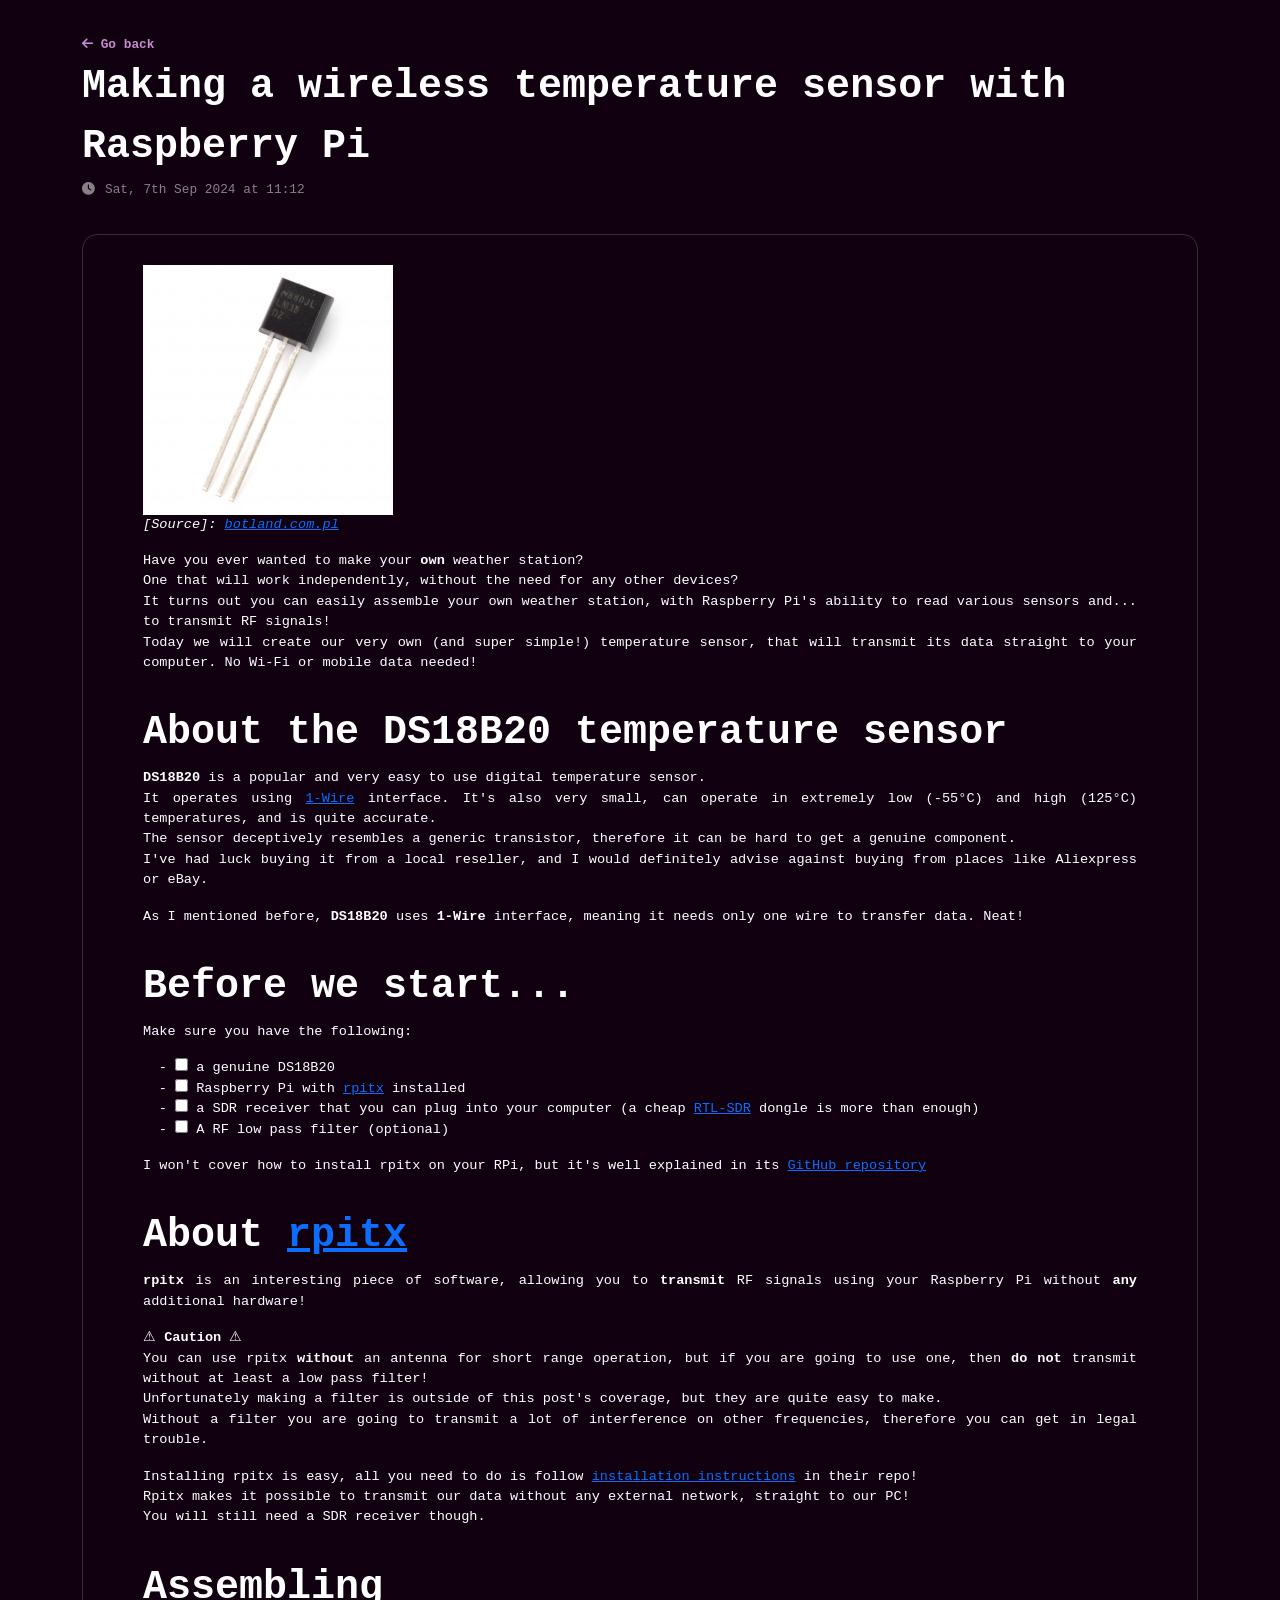
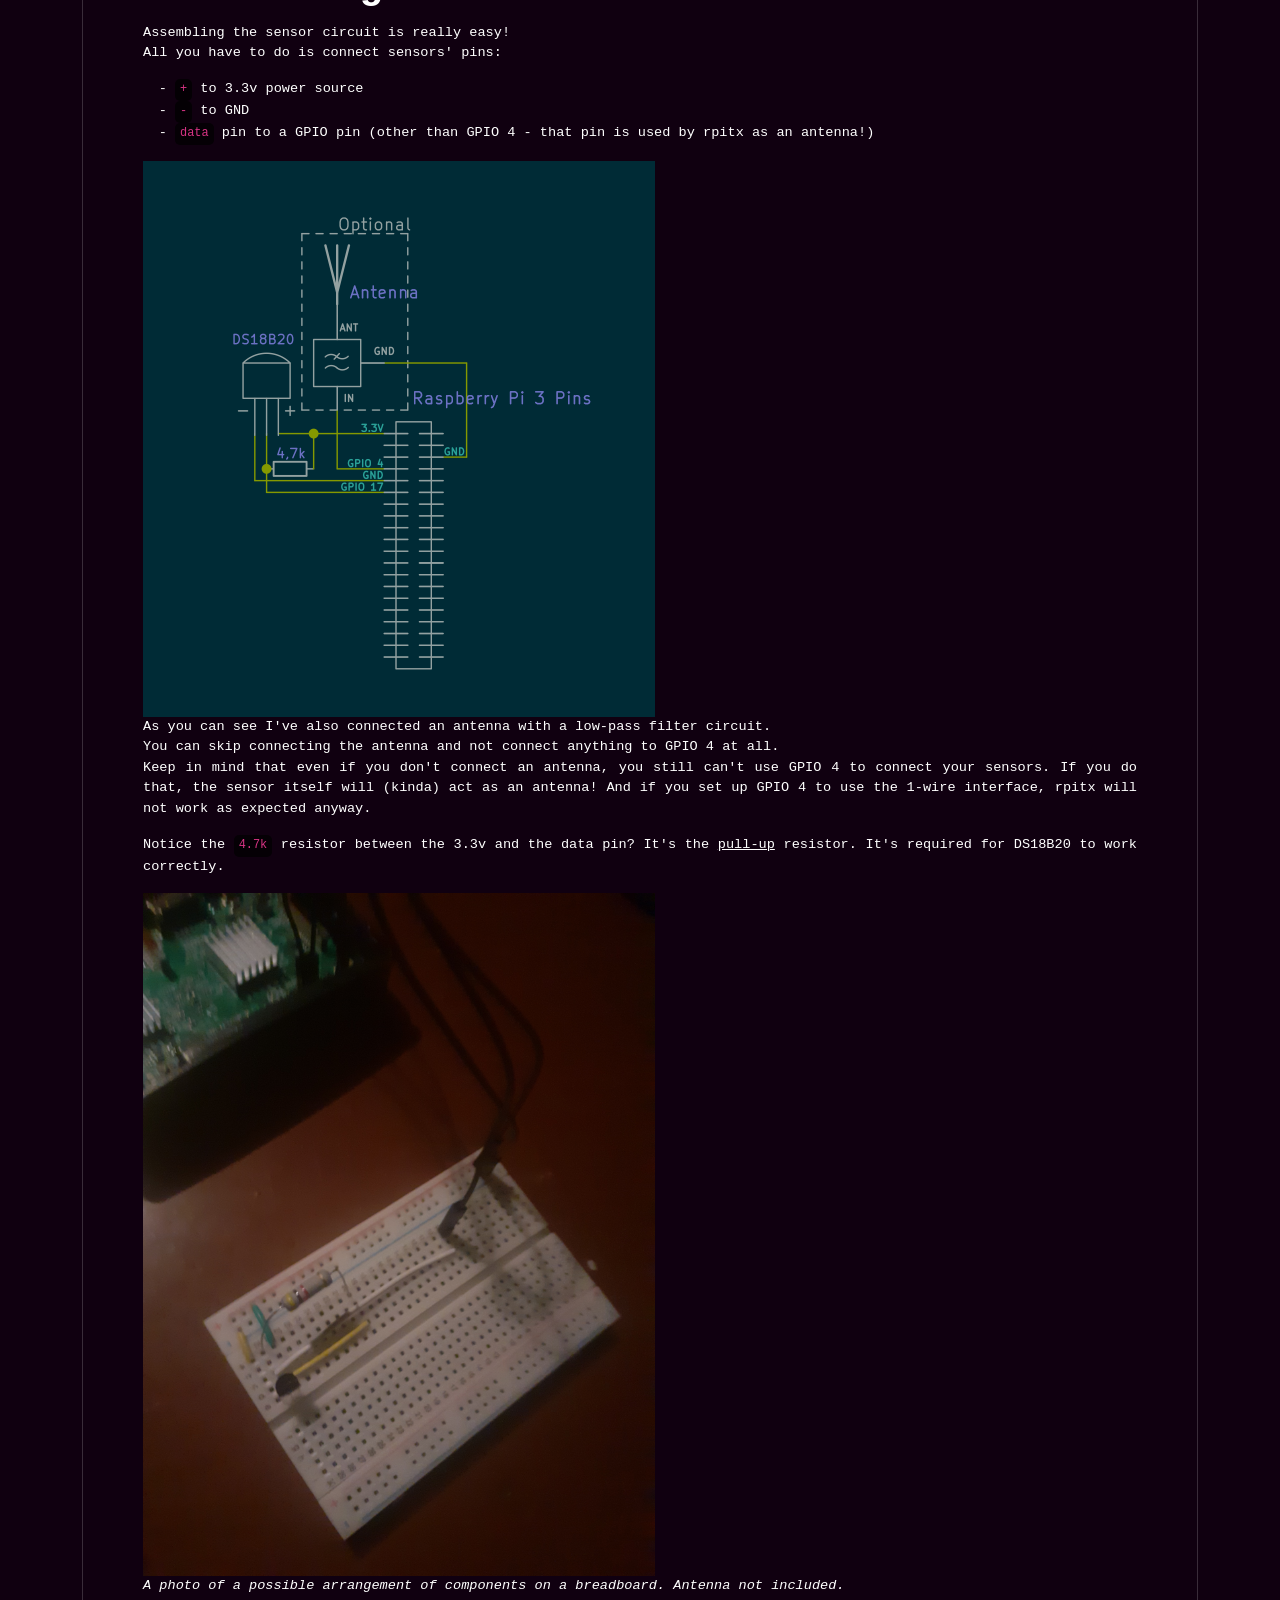
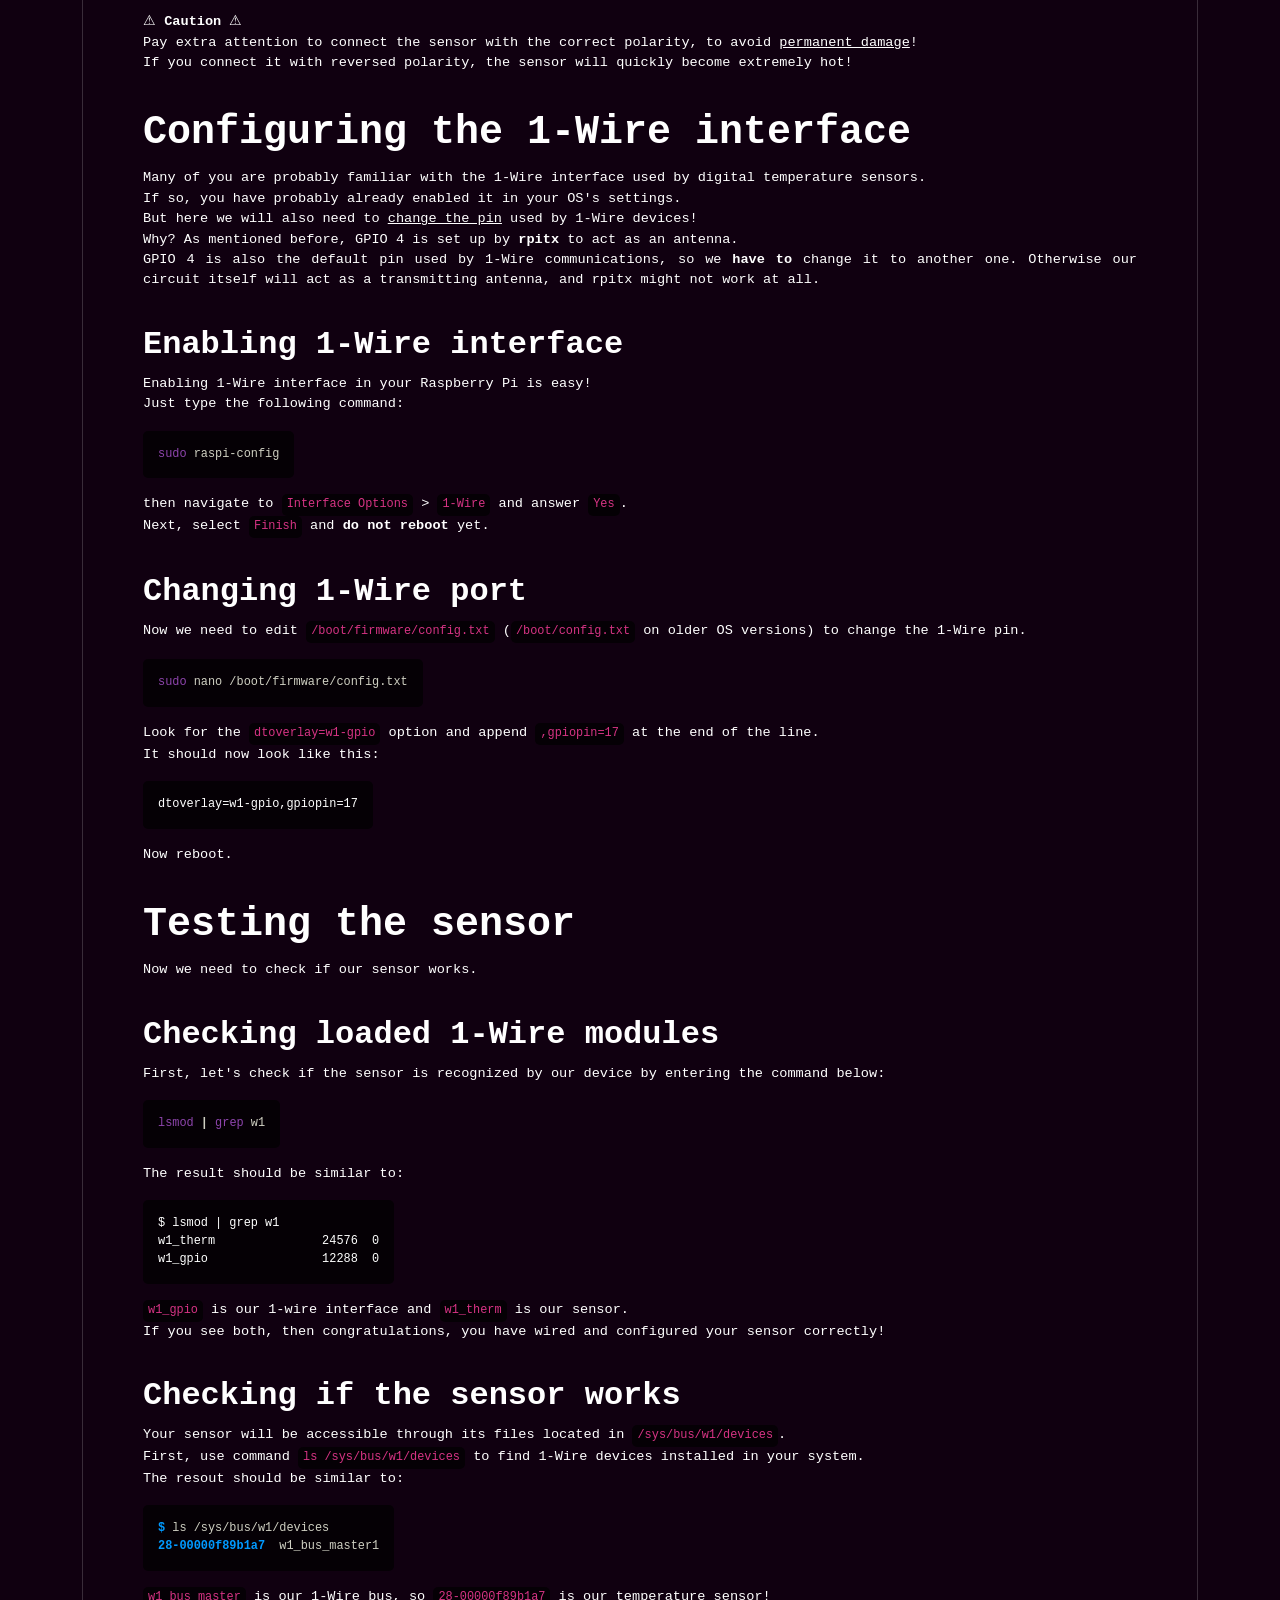
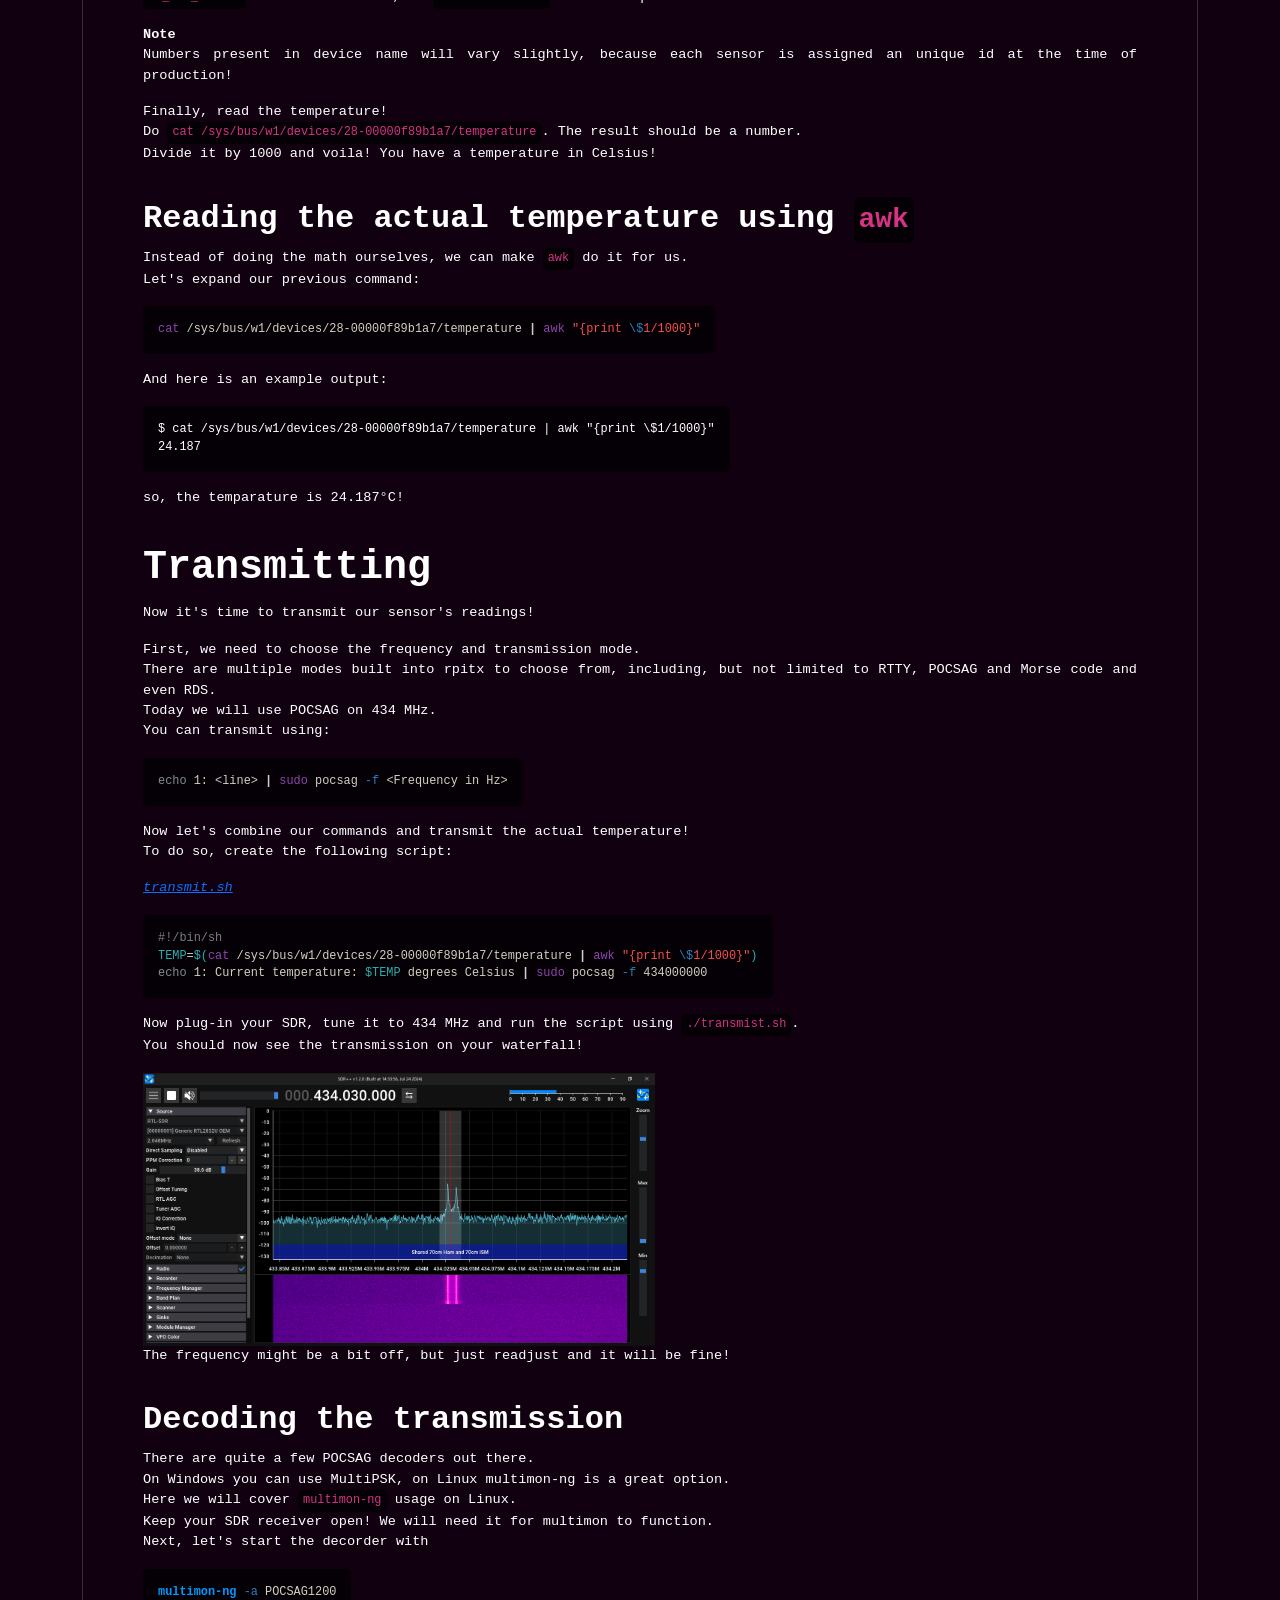
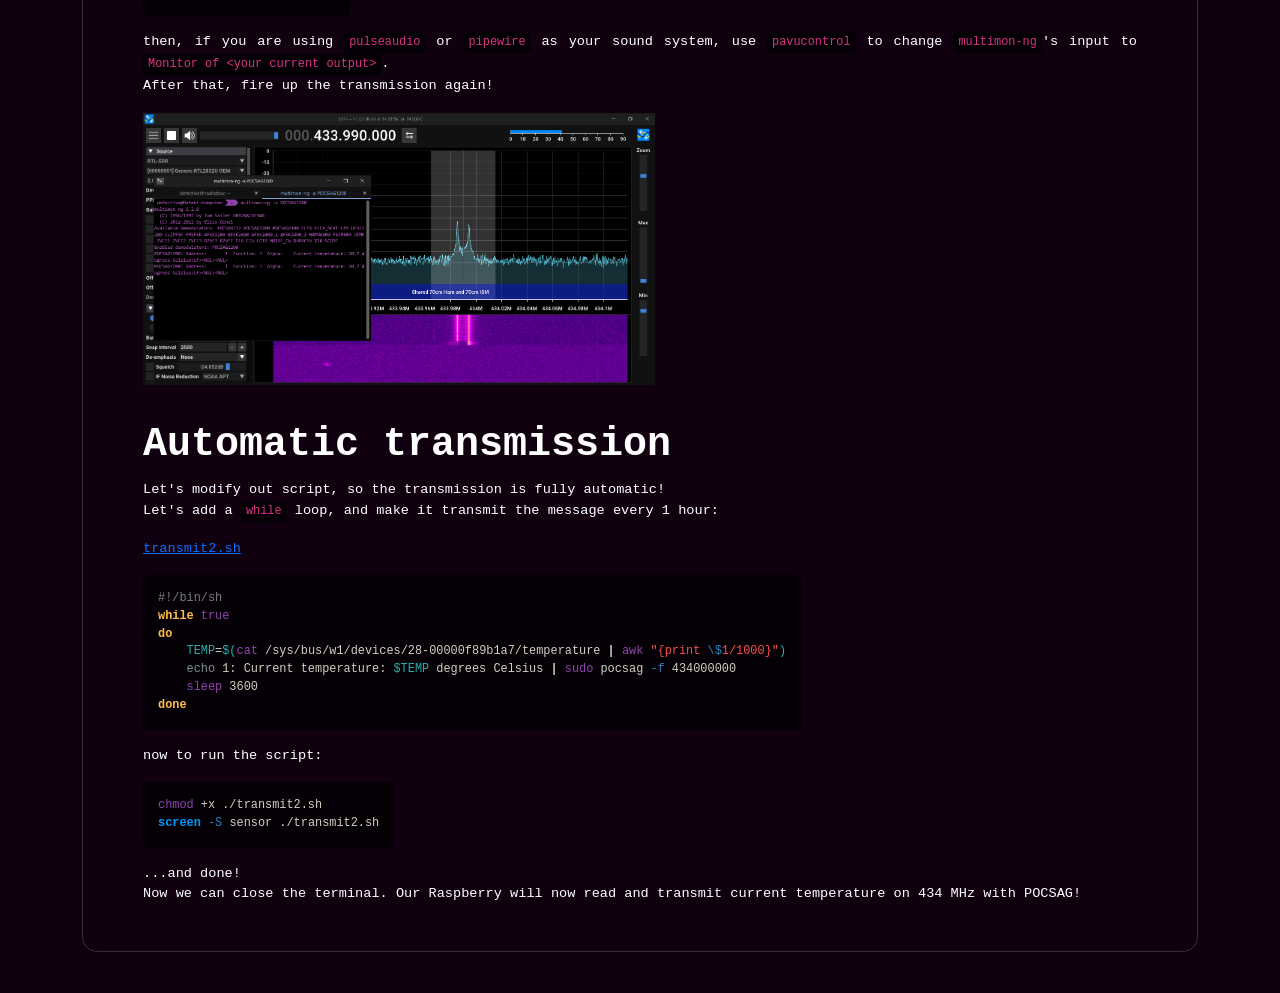
<file: blog/wireless-temperature-sensor/index.html>
<!doctype html>
<html>
 <head>
  <meta http-equiv="content-language" content="en-us">
  <meta name="author" content="Defective4">
  <meta name="twitter:title" content="Making a wireless temperature sensor with Raspberry Pi">
  <meta name="description" content="Have you ever wanted to make your **own** weather station? | One that will work independently, without the need for any other devices? | It turns out you can easily assemble your own weather station, with Raspberry Pi's ability to read various sensors and... to transmit RF signals!">
  <meta name="twitter:description" content="Have you ever wanted to make your **own** weather station? | One that will work independently, without the need for any other devices? | It turns out you can easily assemble your own weather station, with Raspberry Pi's ability to read various sensors and... to transmit RF signals!">
  <meta name="keywords" content="sdr,rpitx,pocsag,raspberry,ds18b20,temperature,sensor">
  <meta name="theme-color" content="#a070a7">
  <meta name="viewport" content="width=device-width, initial-scale=1">
  <meta charset="UTF-8">
  <title>Making a wireless temperature sensor with Raspberry Pi</title>
  <script src="/js/bootstrap.bundle.js"></script>
  <script src="/js/defective.js?rev=20240827"></script>
  <script src="/js/moment.min.js"></script>
  <link rel="stylesheet" href="/css/bootstrap.css">
  <link rel="stylesheet" href="/css/all.min.css">
  <link rel="stylesheet" href="/css/defective.css?rev=20240827">
  <link rel="stylesheet" href="/css/labels.css?rev=20240827">
  <link rel="stylesheet" href="/css/code.css">
  <link rel="shortcut icon" href="/img/Defective.png" type="image/png">
 </head>
 <body>
  <div class="container">
   <button href="/blog" class="card-link" style="margin-top: 32px;"><i style="margin:0px;" class="fa fa-arrow-left"></i> Go back</button>
   <h1 style="margin: 0px;">Making a wireless temperature sensor with Raspberry Pi</h1><span id="post-time"><i class="fa fa-clock"></i></span>
   <br>
   <div class="post-container">
    <p><img src="img/thumbnail.jpg" alt="thumbnail"><br><em>[Source]: <a href="botland.com.pl">botland.com.pl</a></em></p>
    <p>Have you ever wanted to make your <strong>own</strong> weather station?<br>
      One that will work independently, without the need for any other devices?<br>
      It turns out you can easily assemble your own weather station, with Raspberry Pi's ability to read various sensors and... to transmit RF signals!<br>
      Today we will create our very own (and super simple!) temperature sensor, that will transmit its data straight to your computer. No Wi-Fi or mobile data needed!</p>
    <h1 id="about-the-ds18b20-temperature-sensor">About the DS18B20 temperature sensor</h1>
    <p><strong>DS18B20</strong> is a popular and very easy to use digital temperature sensor.<br>
      It operates using <a href="https://en.wikipedia.org/wiki/1-Wire">1-Wire</a> interface. It's also very small, can operate in extremely low (-55°C) and high (125°C) temperatures, and is quite accurate.<br>
      The sensor deceptively resembles a generic transistor, therefore it can be hard to get a genuine component.<br>
      I've had luck buying it from a local reseller, and I would definitely advise against buying from places like Aliexpress or eBay.</p>
    <p>As I mentioned before, <strong>DS18B20</strong> uses <strong>1-Wire</strong> interface, meaning it needs only one wire to transfer data. Neat!</p>
    <h1 id="before-we-start">Before we start...</h1>
    <p>Make sure you have the following:</p>
    <ul class="incremental">
     <li><input type="checkbox"> a genuine DS18B20</li>
     <li><input type="checkbox"> Raspberry Pi with <a href="https://github.com/F5OEO/rpitx">rpitx</a> installed</li>
     <li><input type="checkbox"> a SDR receiver that you can plug into your computer (a cheap <a href="https://www.rtl-sdr.com/buy-rtl-sdr-dvb-t-dongles/">RTL-SDR</a> dongle is more than enough)</li>
     <li><input type="checkbox"> A RF low pass filter (optional)</li>
    </ul>
    <p>I won't cover how to install rpitx on your RPi, but it's well explained in its <a href="https://github.com/F5OEO/rpitx">GitHub repository</a></p>
    <h1 id="about-rpitx">About <a href="https://github.com/F5OEO/rpitx">rpitx</a></h1>
    <p><strong>rpitx</strong> is an interesting piece of software, allowing you to <strong>transmit</strong> RF signals using your Raspberry Pi without <strong>any</strong> additional hardware!</p>
    <blockquote>
     <p>⚠ <strong>Caution</strong> ⚠<br>
       You can use rpitx <strong>without</strong> an antenna for short range operation, but if you are going to use one, then <strong>do not</strong> transmit without at least a low pass filter!<br>
       Unfortunately making a filter is outside of this post's coverage, but they are quite easy to make.<br>
       Without a filter you are going to transmit a lot of interference on other frequencies, therefore you can get in legal trouble.</p>
    </blockquote>
    <p>Installing rpitx is easy, all you need to do is follow <a href="https://github.com/F5OEO/rpitx?tab=readme-ov-file#installation">installation instructions</a> in their repo!<br>
      Rpitx makes it possible to transmit our data without any external network, straight to our PC!<br>
      You will still need a SDR receiver though.</p>
    <h1 id="assembling">Assembling</h1>
    <p>Assembling the sensor circuit is really easy!<br>
      All you have to do is connect sensors' pins:</p>
    <ul class="incremental">
     <li><code>+</code> to 3.3v power source</li>
     <li><code>-</code> to GND</li>
     <li><code>data</code> pin to a GPIO pin (other than GPIO 4 - that pin is used by rpitx as an antenna!)</li>
    </ul><img src="img/schem1.png" width="512/">
    <p>As you can see I've also connected an antenna with a low-pass filter circuit.<br>
      You can skip connecting the antenna and not connect anything to GPIO 4 at all.<br>
      Keep in mind that even if you don't connect an antenna, you still can't use GPIO 4 to connect your sensors. If you do that, the sensor itself will (kinda) act as an antenna! And if you set up GPIO 4 to use the 1-wire interface, rpitx will not work as expected anyway.</p>
    <p>Notice the <code>4.7k</code> resistor between the 3.3v and the data pin? It's the 
     <ins>pull-up</ins> resistor. It's required for DS18B20 to work correctly.</p><img src="img/board1.jpg" width="512">
    <p><em>A photo of a possible arrangement of components on a breadboard. Antenna not included.</em></p>
    <blockquote>
     <p>⚠ <strong>Caution</strong> ⚠<br>
       Pay extra attention to connect the sensor with the correct polarity, to avoid 
      <ins>permanent damage</ins>!<br>
       If you connect it with reversed polarity, the sensor will quickly become extremely hot!</p>
    </blockquote>
    <h1 id="configuring-the-1-wire-interface">Configuring the 1-Wire interface</h1>
    <p>Many of you are probably familiar with the 1-Wire interface used by digital temperature sensors.<br>
      If so, you have probably already enabled it in your OS's settings.<br>
      But here we will also need to 
     <ins>change the pin</ins> used by 1-Wire devices!<br>
      Why? As mentioned before, GPIO 4 is set up by <strong>rpitx</strong> to act as an antenna.<br>
      GPIO 4 is also the default pin used by 1-Wire communications, so we <strong>have to</strong> change it to another one. Otherwise our circuit itself will act as a transmitting antenna, and rpitx might not work at all.</p>
    <h2 id="enabling-1-wire-interface">Enabling 1-Wire interface</h2>
    <p>Enabling 1-Wire interface in your Raspberry Pi is easy!<br>
      Just type the following command:</p>
    <div class="sourceCode" id="cb1">
     <pre class="sourceCode bash"><code class="sourceCode bash"><span id="cb1-1"><a href="#cb1-1" aria-hidden="true" tabindex="-1"></a><span class="fu">sudo</span> raspi-config</span></code></pre>
    </div>
    <p>then navigate to <code>Interface Options</code> &gt; <code>1-Wire</code> and answer <code>Yes</code>.<br>
      Next, select <code>Finish</code> and <strong>do not reboot</strong> yet.</p>
    <h2 id="changing-1-wire-port">Changing 1-Wire port</h2>
    <p>Now we need to edit <code>/boot/firmware/config.txt</code> (<code>/boot/config.txt</code> on older OS versions) to change the 1-Wire pin.</p>
    <div class="sourceCode" id="cb2">
     <pre class="sourceCode bash"><code class="sourceCode bash"><span id="cb2-1"><a href="#cb2-1" aria-hidden="true" tabindex="-1"></a><span class="fu">sudo</span> nano /boot/firmware/config.txt</span></code></pre>
    </div>
    <p>Look for the <code>dtoverlay=w1-gpio</code> option and append <code>,gpiopin=17</code> at the end of the line.<br>
      It should now look like this:</p>
    <pre><code>dtoverlay=w1-gpio,gpiopin=17</code></pre>
    <p>Now reboot.</p>
    <h1 id="testing-the-sensor">Testing the sensor</h1>
    <p>Now we need to check if our sensor works.</p>
    <h2 id="checking-loaded-1-wire-modules">Checking loaded 1-Wire modules</h2>
    <p>First, let's check if the sensor is recognized by our device by entering the command below:</p>
    <div class="sourceCode" id="cb4">
     <pre class="sourceCode bash"><code class="sourceCode bash"><span id="cb4-1"><a href="#cb4-1" aria-hidden="true" tabindex="-1"></a><span class="fu">lsmod</span> <span class="kw">|</span> <span class="fu">grep</span> w1</span></code></pre>
    </div>
    <p>The result should be similar to:</p>
    <pre><code>$ lsmod | grep w1
w1_therm               24576  0
w1_gpio                12288  0</code></pre>
    <p><code>w1_gpio</code> is our 1-wire interface and <code>w1_therm</code> is our sensor.<br>
      If you see both, then congratulations, you have wired and configured your sensor correctly!</p>
    <h2 id="checking-if-the-sensor-works">Checking if the sensor works</h2>
    <p>Your sensor will be accessible through its files located in <code>/sys/bus/w1/devices</code>.<br>
      First, use command <code>ls /sys/bus/w1/devices</code> to find 1-Wire devices installed in your system.<br>
      The resout should be similar to:</p>
    <div class="sourceCode" id="cb6">
     <pre class="sourceCode bash"><code class="sourceCode bash"><span id="cb6-1"><a href="#cb6-1" aria-hidden="true" tabindex="-1"></a><span class="ex">$</span> ls /sys/bus/w1/devices</span>
<span id="cb6-2"><a href="#cb6-2" aria-hidden="true" tabindex="-1"></a><span class="ex">28-00000f89b1a7</span>  w1_bus_master1</span></code></pre>
    </div>
    <p><code>w1_bus_master</code> is our 1-Wire bus, so <code>28-00000f89b1a7</code> is our temperature sensor!</p>
    <blockquote>
     <p><strong>Note</strong><br>
       Numbers present in device name will vary slightly, because each sensor is assigned an unique id at the time of production!</p>
    </blockquote>
    <p>Finally, read the temperature!<br>
      Do <code>cat /sys/bus/w1/devices/28-00000f89b1a7/temperature</code>. The result should be a number.<br>
      Divide it by 1000 and voila! You have a temperature in Celsius!</p>
    <h2 id="reading-the-actual-temperature-using-awk">Reading the actual temperature using <code>awk</code></h2>
    <p>Instead of doing the math ourselves, we can make <code>awk</code> do it for us.<br>
      Let's expand our previous command:</p>
    <div class="sourceCode" id="cb7">
     <pre class="sourceCode bash"><code class="sourceCode bash"><span id="cb7-1"><a href="#cb7-1" aria-hidden="true" tabindex="-1"></a><span class="fu">cat</span> /sys/bus/w1/devices/28-00000f89b1a7/temperature <span class="kw">|</span> <span class="fu">awk</span> <span class="st">"{print </span><span class="dt">\$</span><span class="st">1/1000}"</span></span></code></pre>
    </div>
    <p>And here is an example output:</p>
    <pre><code>$ cat /sys/bus/w1/devices/28-00000f89b1a7/temperature | awk "{print \$1/1000}"
24.187</code></pre>
    <p>so, the temparature is 24.187°C!</p>
    <h1 id="transmitting">Transmitting</h1>
    <p>Now it's time to transmit our sensor's readings!</p>
    <p>First, we need to choose the frequency and transmission mode.<br>
      There are multiple modes built into rpitx to choose from, including, but not limited to RTTY, POCSAG and Morse code and even RDS.<br>
      Today we will use POCSAG on 434 MHz.<br>
      You can transmit using:</p>
    <div class="sourceCode" id="cb9">
     <pre class="sourceCode bash"><code class="sourceCode bash"><span id="cb9-1"><a href="#cb9-1" aria-hidden="true" tabindex="-1"></a><span class="bu">echo</span> 1: <span class="op">&lt;</span>line<span class="op">&gt;</span> <span class="kw">|</span> <span class="fu">sudo</span> pocsag <span class="at">-f</span> <span class="op">&lt;</span>Frequency in Hz<span class="op">&gt;</span></span></code></pre>
    </div>
    <p>Now let's combine our commands and transmit the actual temperature!<br>
      To do so, create the following script:</p>
    <p><a href="script/transmit.sh"><em>transmit.sh</em></a></p>
    <div class="sourceCode" id="cb10">
     <pre class="sourceCode bash"><code class="sourceCode bash"><span id="cb10-1"><a href="#cb10-1" aria-hidden="true" tabindex="-1"></a><span class="co">#!/bin/sh</span></span>
<span id="cb10-2"><a href="#cb10-2" aria-hidden="true" tabindex="-1"></a><span class="va">TEMP</span><span class="op">=</span><span class="va">$(</span><span class="fu">cat</span> /sys/bus/w1/devices/28-00000f89b1a7/temperature <span class="kw">|</span> <span class="fu">awk</span> <span class="st">"{print </span><span class="dt">\$</span><span class="st">1/1000}"</span><span class="va">)</span></span>
<span id="cb10-3"><a href="#cb10-3" aria-hidden="true" tabindex="-1"></a><span class="bu">echo</span> 1: Current temperature: <span class="va">$TEMP</span> degrees Celsius <span class="kw">|</span> <span class="fu">sudo</span> pocsag <span class="at">-f</span> 434000000</span></code></pre>
    </div>
    <p>Now plug-in your SDR, tune it to 434 MHz and run the script using <code>./transmist.sh</code>.<br>
      You should now see the transmission on your waterfall!</p><img src="img/sdr.png" width="512/"><br>The frequency might be a bit off, but just readjust and it will be fine! 
    <h2 id="decoding-the-transmission">Decoding the transmission</h2>
    <p>There are quite a few POCSAG decoders out there.<br>
      On Windows you can use MultiPSK, on Linux multimon-ng is a great option.<br>
      Here we will cover <code>multimon-ng</code> usage on Linux.<br>
      Keep your SDR receiver open! We will need it for multimon to function.<br>
      Next, let's start the decorder with</p>
    <div class="sourceCode" id="cb11">
     <pre class="sourceCode bash"><code class="sourceCode bash"><span id="cb11-1"><a href="#cb11-1" aria-hidden="true" tabindex="-1"></a><span class="ex">multimon-ng</span> <span class="at">-a</span> POCSAG1200</span></code></pre>
    </div>
    <p>then, if you are using <code>pulseaudio</code> or <code>pipewire</code> as your sound system, use <code>pavucontrol</code> to change <code>multimon-ng</code>'s input to <code>Monitor of &lt;your current output&gt;</code>.<br>
      After that, fire up the transmission again!</p><img src="img/sdr2.png" width="512/">
    <h1 id="automatic-transmission">Automatic transmission</h1>
    <p>Let's modify out script, so the transmission is fully automatic!<br>
      Let's add a <code>while</code> loop, and make it transmit the message every 1 hour:</p>
    <p><a href="script/transmit2.sh">transmit2.sh</a></p>
    <div class="sourceCode" id="cb12">
     <pre class="sourceCode bash"><code class="sourceCode bash"><span id="cb12-1"><a href="#cb12-1" aria-hidden="true" tabindex="-1"></a><span class="co">#!/bin/sh</span></span>
<span id="cb12-2"><a href="#cb12-2" aria-hidden="true" tabindex="-1"></a><span class="cf">while</span> <span class="fu">true</span></span>
<span id="cb12-3"><a href="#cb12-3" aria-hidden="true" tabindex="-1"></a><span class="cf">do</span></span>
<span id="cb12-4"><a href="#cb12-4" aria-hidden="true" tabindex="-1"></a>    <span class="va">TEMP</span><span class="op">=</span><span class="va">$(</span><span class="fu">cat</span> /sys/bus/w1/devices/28-00000f89b1a7/temperature <span class="kw">|</span> <span class="fu">awk</span> <span class="st">"{print </span><span class="dt">\$</span><span class="st">1/1000}"</span><span class="va">)</span></span>
<span id="cb12-5"><a href="#cb12-5" aria-hidden="true" tabindex="-1"></a>    <span class="bu">echo</span> 1: Current temperature: <span class="va">$TEMP</span> degrees Celsius <span class="kw">|</span> <span class="fu">sudo</span> pocsag <span class="at">-f</span> 434000000</span>
<span id="cb12-6"><a href="#cb12-6" aria-hidden="true" tabindex="-1"></a>    <span class="fu">sleep</span> 3600</span>
<span id="cb12-7"><a href="#cb12-7" aria-hidden="true" tabindex="-1"></a><span class="cf">done</span></span></code></pre>
    </div>
    <p>now to run the script:</p>
    <div class="sourceCode" id="cb13">
     <pre class="sourceCode bash"><code class="sourceCode bash"><span id="cb13-1"><a href="#cb13-1" aria-hidden="true" tabindex="-1"></a><span class="fu">chmod</span> +x ./transmit2.sh</span>
<span id="cb13-2"><a href="#cb13-2" aria-hidden="true" tabindex="-1"></a><span class="ex">screen</span> <span class="at">-S</span> sensor ./transmit2.sh</span></code></pre>
    </div>
    <p>...and done!<br>
      Now we can close the terminal. Our Raspberry will now read and transmit current temperature on 434 MHz with POCSAG!</p>
   </div>
  </div>
  <script src="/js/ripple.js"></script>
  <script>
        const time = "1725707544";
        const postTime = document.getElementById("post-time");
        postTime.innerHTML = postTime.innerHTML + moment.unix(time).format("ddd, Do MMM YYYY [at] HH:mm");
    </script>
 </body>
</html>
</file>
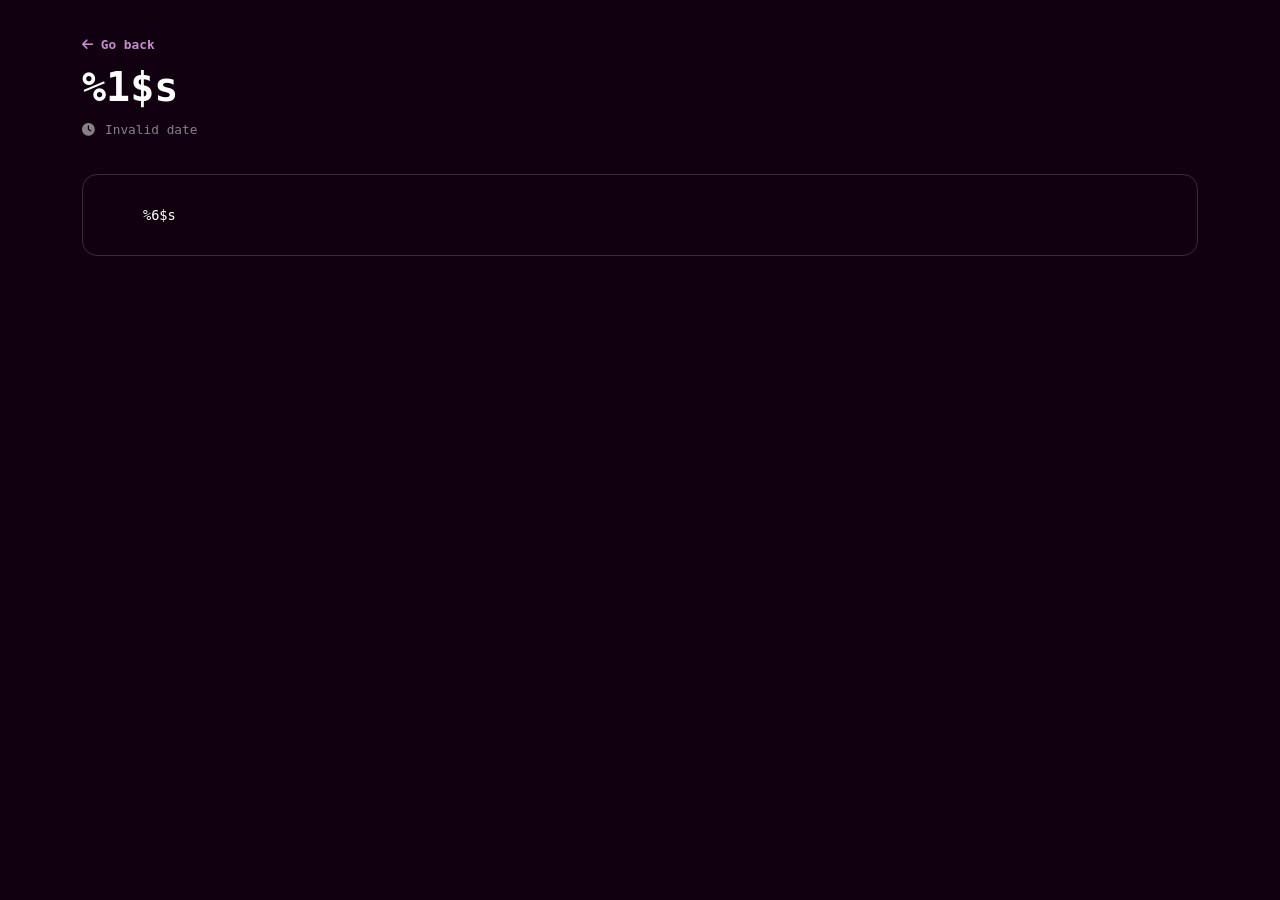
<file: blog/template.html>
<!DOCTYPE html>
<html>

<head>
    <meta name="author" content="Defective4" />
    <meta name="twitter:title" content="%1$s" />
    <meta name="description" content="%2$s" />
    <meta name="twitter:description" content="%2$s" />
    <meta name="keywords" content="%3$s" />
    <meta name="theme-color" content="%4$s" />

    <meta name="viewport" content="width=device-width, initial-scale=1" />
    <meta charset="UTF-8" />
    <title>%1$s</title>
    <script src="/js/bootstrap.bundle.js"></script>
    <script src="/js/defective.js?rev=20240512"></script>
    <script src="/js/moment.min.js"></script>
    <link rel="stylesheet" href="/css/bootstrap.css">
    <link rel="stylesheet" href="/css/all.min.css">
    <link rel="stylesheet" href="/css/defective.css?rev=20240511">
    <link rel="stylesheet" href="/css/labels.css?rev=20240511">
    <link rel="stylesheet" href="/css/code.css">
</head>

<body>
    <div class="container">
        <button href="/blog" class="card-link" style="margin-top: 32px;"><i style="margin:0px;"
                class="fa fa-arrow-left"></i> Go
            back</button>
        <h1 style="margin: 0px;">%1$s</h1>
        <span id="post-time"><i class="fa fa-clock"></i></span><br>

        <div class="post-container">
%6$s
        </div>
    </div>
    <script src="/js/ripple.js"></script>
    <script>
        const time = "%5$s";
        const postTime = document.getElementById("post-time");
        postTime.innerHTML = postTime.innerHTML + moment.unix(time).format("ddd, Do MMM YYYY [at] HH:mm");
    </script>
</body>

</html>
</file>
<file: css/defective.css>
#post-time {
    opacity: 0.5;
    font-size: 0.8rem;
}

.fa-star {
    color: gold;
}

.fa-star-half-stroke {
    color: gold;
}

.fa-regular.fa-star {
    color: gray;
}

table.noborder {
    outline: none !important;
    border: none !important;
}

table.noborder td,
tr,
th,
thead {
    outline: none !important;
    border: none !important;
}

.accordion-button {
    background-color: #00000000 !important;
    color: white !important;
}

.accordion-item {
    border: none !important;
}

.accordion-header {
    padding: 0px !important;
    margin: 0px !important;
}

tr {
    border: 1px solid rgba(255, 255, 255, 0.3);
}

table,
thead {
    outline: 1px solid white;
}

td,
th {
    padding: 5px;
    border: 1px solid rgba(255, 255, 255, 0.3);
}

.post-container ul li {
    list-style-type: "- ";
}

.post-container {
    margin-top: 32px;
    border: 1px solid rgba(255, 255, 255, 0.171);
    border-radius: 15px;
    padding: 30px 60px;
    text-align: justify;
    font-size: 0.85rem;
}

.post-container code {
    background-color: rgba(0, 0, 0, 0.7);
    display: inline-block;
    border-radius: 5px;
    padding: 2px 5px;
}

.post-container pre code {
    padding: 15px 15px;
}

.post-container h1,
.post-container h2,
.post-container h3 {
    color: white !important;
    margin: 30px 0px 5px 0px;
}

.card {
    background-color: rgba(255, 255, 255, 0);
    border: 1px solid rgba(255, 255, 255, 0.1);
    font-size: 0.75rem;
}

.card-link {
    color: #c58cce !important;
    font-weight: bold;
    text-decoration: none;
    cursor: pointer;
    font-size: 0.8rem;
    border-radius: 5px;
    padding: 3px 5px;
    margin-left: -5px;
    transition: background-color .1s ease-in-out;
    user-select: none;
    position: relative;
    overflow: hidden !important;
    background: #00000000;
    border: none;
}

.card-link:before {
    content: "";
    position: absolute;
    background: rgba(255, 255, 255, 0.3);
    top: 50%;
    left: 50%;
    transform: translate(-50%, -50%);
    width: 0;
    border-radius: 100%;
}

.card-link.ripple:before {
    animation: ripple 1s forwards;
}

@keyframes ripple {
    0% {
        width: 0%;
        padding-top: 0%;
        opacity: 1;
    }

    40% {
        width: 120%;
        padding-top: 120%;
        opacity: 1;
    }

    100% {
        width: 120%;
        padding-top: 120%;
        opacity: 0;
    }
}

.card-link:hover,
.card-link:focus {
    background: rgba(255, 255, 255, 0.1);
}

.card-body h5 {
    margin: 0px;
}

.card-time {
    margin-top: 0px;
    opacity: 0.5;
    user-select: none;
    width: fit-content;
    text-decoration: underline;
    cursor: pointer;
}

.cards {
    margin-top: 16px;
}

.cards .card {
    margin-bottom: 16px;
}

.star {
    position: absolute;
    background-image: url(../img/star.png);
    background-size: contain;
    width: 16px;
    height: 16px;
    animation: shine 2s infinite linear;
    pointer-events: none;
}

@keyframes shine {
    0% {
        transform: rotate(0deg) scale(0%);
    }

    40% {
        transform: rotate(360deg) scale(100%);
    }

    80%,
    100% {
        transform: rotate(720deg) scale(0%);
    }
}

.shiny {
    position: relative;
}

.fa,
.fab {
    margin-right: 10px;
}

table a {
    text-decoration: none;
}

.copy-btn {
    color: white;
    font-size: 0.95rem;
    text-decoration: none;
}

.copy-btn:hover {
    color: white;
}

.discordLink {
    background-color: rgba(88, 101, 242, 0.3);
    padding: 0px 2px;
    color: white !important;
    text-decoration: none;
    border-radius: 3px;
    transition: background-color 0.05s ease-out 0s, color 0.05s ease-out 0s;
}

.discordLink:hover {
    background-color: rgba(88, 101, 242);
}

.code {
    background: rgba(0, 0, 0, 0.75);
    width: fit-content;
    padding: 5px 15px;
    border-radius: 10px;
    font-size: 0.85rem;
}

.imgHeader {
    width: 64rem;
    max-width: 100%;
    opacity: 0.5;
    position: relative;
    left: 50%;
    transform: translateX(-50%);
}

.carousel-title {
    margin: 5px 0px 10px 0px;
}

.carousel-text {
    font-size: 0.8em;
    background: rgba(0, 0, 0, 0.75);
    border-radius: 15px;
}

.cImage {
    opacity: 0.25;
    transition: 0.25s;
}


.disabled {
    opacity: 0.5;
    cursor: not-allowed !important;
    transform: scale(1) !important;
}

.cImage:hover {
    opacity: 0.5;
}

.marginal li {
    margin-bottom: 5px;
}

.cite {
    border-style: solid;
    border-color: #4751c460 #4751c460 #4751c460 #4752c4;
    border-width: 1px 1px 1px 5px;
    padding: 5px 15px;
    width: fit-content;
}

.console {
    color: rgba(0, 0, 0, 0);
    text-shadow: 5px 5px 5px #200020;
    position: fixed;
    pointer-events: none;
    user-select: none;
}

.scontainer {
    position: absolute;
    top: 100%;
    padding-left: 10%;
    background-color: #100010 !important;
    box-shadow: 5px -5px 15px #080008;
    width: 100%;
}

.button:active {
    transform: scale(0.95);
}

.button {
    padding: 7px;
    font-size: 0.9em;
    cursor: pointer;
    transition: 0.1s;
    text-decoration: none;
    overflow-wrap: initial;
    border-radius: 0px;
    margin-bottom: 5px;
    display: inline-flex;
    width: fit-content;
    user-select: none;
}

.button.contact {
    border: 1px solid rgb(136, 185, 241);
    color: rgb(136, 185, 241);
}

.button.contact:hover {
    background: rgb(136, 185, 241);
    color: black;
}

.button.golden {
    border: 1px solid gold;
    color: gold;
}

.button.github {
    border: 1px solid white;
    color: white;
}

.button.github:hover {
    color: black;
    background: white;
}

.button.discord {
    border: 1px solid #5662F6;
    color: #5662F6;
}

.button.discord-filled {
    background: #5662F6;
    color: white;
}

.button.discord-filled:hover {
    background: #4752c4;
}

h3 {
    color: white;
}

h2 {
    color: #aa55aa;
}

ul li {
    list-style-type: "> "
}

.button.discord:hover {
    background: #5662F6;
    color: white;
}

.button.about {
    border-image: linear-gradient(to right, #a070a7, #5555ff) 1 1;
    border-width: 1px;
    border-style: solid;
    color: white;
    background-image: linear-gradient(to right, #a070a7, #5555ff) !important;
}

html {
    scroll-behavior: smooth;
}

body {
    background-color: #100010 !important;
    color: white;
    font-size: 1.25em;
    font-family: monospace;
}

.gradTitle {
    background: linear-gradient(to right, #a070a7, #5555ff);
    color: rgba(0, 0, 0, 0);
    -webkit-background-clip: text;
    background-clip: text;
}


.headerContent {
    position: relative;
    animation: appear 1s 1s forwards;
    opacity: 0;
}

.headerContent2 {
    position: relative;
    animation: appear 1s 1.5s forwards;
    opacity: 0;
    cursor: default;
}

@keyframes appear {
    from {
        top: 50px;
        opacity: 0;
    }

    to {
        top: 0px;
        opacity: 1;
    }
}

.headerText {
    text-align: center;
    position: absolute;
    top: 45%;
    left: 50%;
    transform: translate(-50%, -50%);
}

.headerText h1 {
    font-size: 3em;
}

.blinker {
    animation: blinker 0.5s infinite 0.5s;
    color: white;
    animation-timing-function: step-end;
}

@keyframes blinker {
    from {
        opacity: 1;
    }

    50% {
        opacity: 0;
    }

    to {
        opacity: 1;
    }
}
</file>
<file: css/labels.css>
.badge {
    font-size: 0.5rem;
}

.label {
    padding: 2px 5px;
    border-radius: 5px;
}

.label i {
    font-size: 0.75rem !important;
}

.labels {
    cursor: default;
    user-select: none;
    pointer-events: none;
}

.label.label-green {
    background: rgb(25, 172, 25);
}

.label.label-blue {
    background: rgb(94, 94, 255);
}

.label.label-shine {
    background: linear-gradient(to right, #a070a7, #5555ff);
}

.label.label-red {
    background: rgb(202, 35, 35);
}

.label.label-gold {
    background: rgb(175, 152, 19);
}
</file>
<file: css/code.css>
code span {
  color: #cfcfc2;
}

/* Normal */
code span.al {
  color: #95da4c;
  background-color: #4d1f24;
  font-weight: bold;
}

/* Alert */
code span.an {
  color: #3f8058;
}

/* Annotation */
code span.at {
  color: #2980b9;
}

/* Attribute */
code span.bn {
  color: #f67400;
}

/* BaseN */
code span.bu {
  color: #7f8c8d;
}

/* BuiltIn */
code span.cf {
  color: #fdbc4b;
  font-weight: bold;
}

/* ControlFlow */
code span.ch {
  color: #3daee9;
}

/* Char */
code span.cn {
  color: #27aeae;
  font-weight: bold;
}

/* Constant */
code span.co {
  color: #7a7c7d;
}

/* Comment */
code span.cv {
  color: #7f8c8d;
}

/* CommentVar */
code span.do {
  color: #a43340;
}

/* Documentation */
code span.dt {
  color: #2980b9;
}

/* DataType */
code span.dv {
  color: #f67400;
}

/* DecVal */
code span.er {
  color: #da4453;
  text-decoration: underline;
}

/* Error */
code span.ex {
  color: #0099ff;
  font-weight: bold;
}

/* Extension */
code span.fl {
  color: #f67400;
}

/* Float */
code span.fu {
  color: #8e44ad;
}

/* Function */
code span.im {
  color: #27ae60;
}

/* Import */
code span.in {
  color: #c45b00;
}

/* Information */
code span.kw {
  color: #cfcfc2;
  font-weight: bold;
}

/* Keyword */
code span.op {
  color: #cfcfc2;
}

/* Operator */
code span.ot {
  color: #27ae60;
}

/* Other */
code span.pp {
  color: #27ae60;
}

/* Preprocessor */
code span.re {
  color: #2980b9;
  background-color: #153042;
}

/* RegionMarker */
code span.sc {
  color: #3daee9;
}

/* SpecialChar */
code span.ss {
  color: #da4453;
}

/* SpecialString */
code span.st {
  color: #f44f4f;
}

/* String */
code span.va {
  color: #27aeae;
}

/* Variable */
code span.vs {
  color: #da4453;
}

/* VerbatimString */
code span.wa {
  color: #da4453;
}

/* Warning */
</file>
